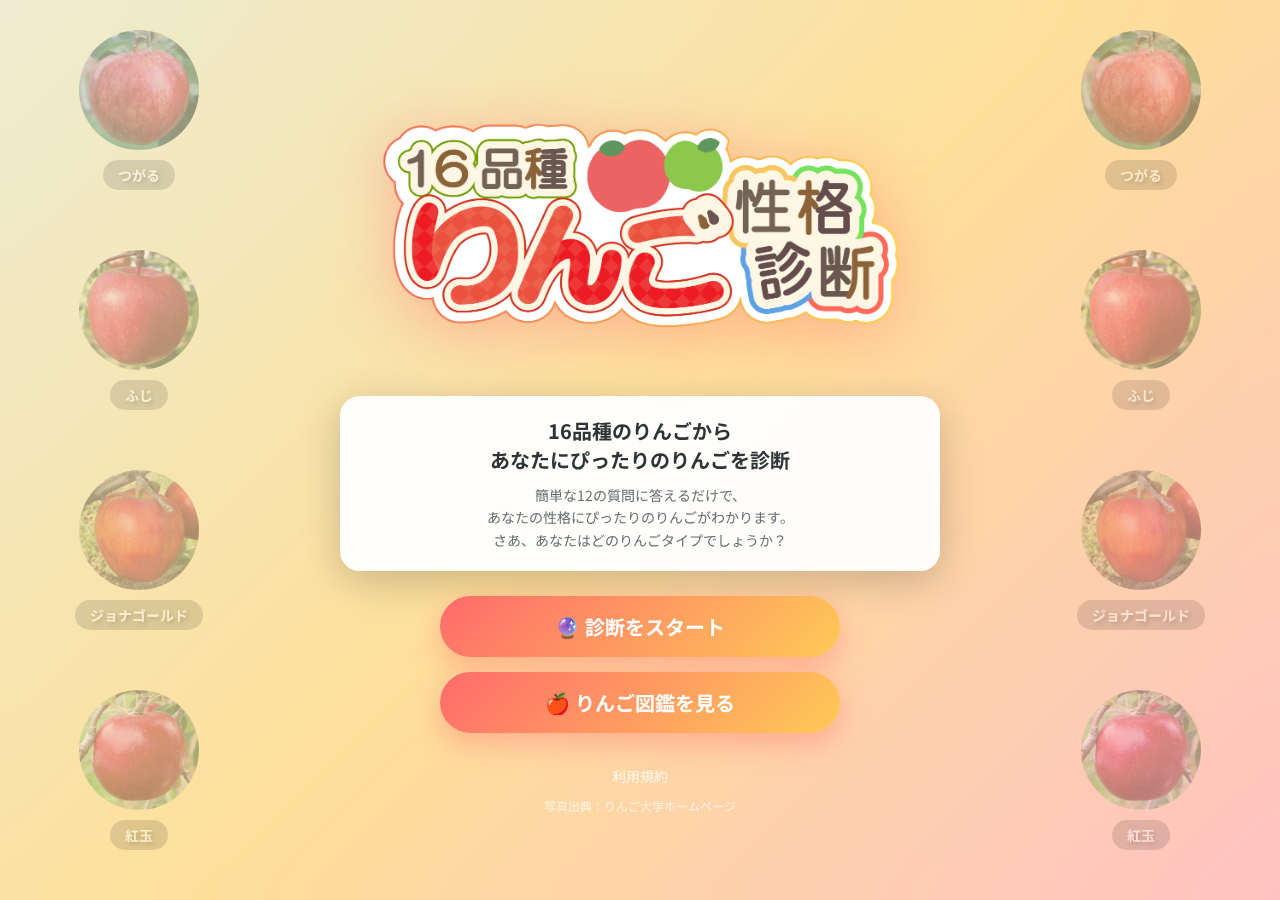
<file: index.html>
<!DOCTYPE html>
<html lang="ja">

<head>
    <!-- Google tag (gtag.js) -->
    <script async src="https://www.googletagmanager.com/gtag/js?id=G-27DSCB1NE0"></script>
    <script>
        window.dataLayer = window.dataLayer || [];
        function gtag() { dataLayer.push(arguments); }
        gtag('js', new Date());

        gtag('config', 'G-27DSCB1NE0');
    </script>
    <meta charset="UTF-8">
    <meta name="viewport" content="width=device-width, initial-scale=1.0">
    <meta name="description" content="あなたの性格をりんごで表すと?16種類のりんごであなたの性格タイプを診断!つがる、ふじ、王林など、あなたにぴったりのりんごを見つけよう。">
    <meta name="keywords" content="りんご診断,性格診断,りんごの会,東大,慶應,青森,りんご,診断結果">
    <meta name="author" content="りんごの会">
    <!-- theme-color: Chrome/Safariのみサポート (Firefox/Operaは無視) -->
    <meta name="theme-color" content="#feca57">
    <link rel="canonical" href="https://www.ringo-lab.com/">

    <!-- OGP / Open Graph Protocol -->
    <meta property="og:type" content="website">
    <meta property="og:url" content="https://www.ringo-lab.com/">
    <meta property="og:title" content="りんご性格診断">
    <meta property="og:description" content="あなたの性格をりんごで表すと?16種類のりんごであなたの性格タイプを診断!つがる、ふじ、王林など、あなたにぴったりのりんごを見つけよう。">
    <meta property="og:image" content="https://www.ringo-lab.com/src/image.png">
    <meta property="og:site_name" content="りんご性格診断">
    <meta property="og:locale" content="ja_JP">

    <!-- Twitter Card -->
    <meta name="twitter:card" content="summary_large_image">
    <meta name="twitter:site" content="@ut_keio_apple">
    <meta name="twitter:creator" content="@ut_keio_apple">
    <meta name="twitter:title" content="りんご性格診断">
    <meta name="twitter:description" content="あなたの性格をりんごで表すと?16種類のりんごであなたの性格タイプを診断!">
    <meta name="twitter:image" content="https://www.ringo-lab.com/src/image.png">

    <title>りんご性格診断 - あなたはどのりんごタイプ？</title>
    <link rel="icon" type="image/x-icon" href="favicon.ico">
    <style>
        @import url('https://fonts.googleapis.com/css2?family=Noto+Sans+JP:wght@400;700;900&display=swap');

        * {
            margin: 0;
            padding: 0;
            box-sizing: border-box;
        }

        body {
            font-family: 'Noto Sans JP', 'BIZ UDGothic', -apple-system, BlinkMacSystemFont, "Segoe UI", sans-serif;
            background: linear-gradient(135deg, rgb(225, 225, 180) 0%, #feca57 50%, #ff9999 100%);
            min-height: 100vh;
            overflow-x: hidden;
            display: flex;
            flex-direction: column;
            align-items: center;
            justify-content: center;
            padding: 20px;
            position: relative;
        }

        body::before {
            content: '';
            position: fixed;
            top: 0;
            left: 0;
            width: 100%;
            height: 100%;
            background: rgba(255, 255, 255, 0.4);
            -webkit-backdrop-filter: blur(20px);
            backdrop-filter: blur(20px);
            z-index: 0;
            pointer-events: none;
        }

        .welcome-container {
            max-width: 800px;
            width: 100%;
            text-align: center;
            position: relative;
            z-index: 10;
        }

        .logo {
            display: flex;
            align-items: center;
            justify-content: center;
            gap: 15px;
            margin-bottom: 30px;
            animation: fadeInDown 1s ease;
        }

        .logo-icon {
            width: 80px;
            height: 80px;
            background: linear-gradient(135deg, #ff6b6b, #feca57);
            border-radius: 50%;
            display: flex;
            align-items: center;
            justify-content: center;
            font-size: 50px;
            box-shadow: 0 10px 30px rgba(0, 0, 0, 0.3);
        }

        h1 {
            color: white;
            font-size: 48px;
            font-weight: 900;
            text-shadow: 3px 3px 6px rgba(0, 0, 0, 0.3);
            letter-spacing: 2px;
        }

        .subtitle {
            color: rgba(255, 255, 255, 0.95);
            font-size: 20px;
            margin: 20px 0 40px;
            text-shadow: 2px 2px 4px rgba(0, 0, 0, 0.2);
            animation: fadeIn 1.5s ease;
        }

        .title-image {
            width: auto;
            height: 280px;
            filter: drop-shadow(0 10px 30px rgba(255, 107, 107, 0.4));
            animation: pulse 2s infinite;
        }

        .description {
            background: rgba(255, 255, 255, 0.95);
            padding: 20px;
            border-radius: 20px;
            margin: 25px auto;
            max-width: 600px;
            box-shadow: 0 10px 40px rgba(0, 0, 0, 0.2);
            animation: fadeIn 2s ease;
        }

        .description h2 {
            color: #2d3436;
            font-size: 20px;
            margin-bottom: 10px;
            font-weight: 700;
        }

        .description p {
            color: #636e72;
            font-size: 14px;
            line-height: 1.6;
        }

        .buttons-container {
            display: flex;
            flex-direction: column;
            align-items: center;
            gap: 15px;
            margin-top: 15px;
            width: 100%;
        }

        .start-button,
        .zukan-button {
            display: inline-block;
            padding: 16px 50px;
            font-size: 20px;
            font-weight: 700;
            color: white;
            background: linear-gradient(135deg, #ff6b6b, #feca57);
            border: none;
            border-radius: 50px;
            cursor: pointer;
            text-decoration: none;
            box-shadow: 0 10px 30px rgba(255, 107, 107, 0.4);
            transition: all 0.3s ease;
            animation: pulse 2s infinite;
            width: 70%;
            max-width: 400px;
            text-align: center;
        }

        .start-button:hover,
        .zukan-button:hover {
            transform: translateY(-3px);
            box-shadow: 0 15px 40px rgba(255, 107, 107, 0.6);
        }

        /* Apple carousel background */
        .apple-carousel {
            position: fixed;
            top: 0;
            left: 0;
            width: 100%;
            height: 100%;
            overflow: hidden;
            z-index: 1;
            opacity: 0.4;
        }

        .apple-column {
            display: flex;
            flex-direction: column;
            position: absolute;
            height: auto;
        }

        .apple-column.left {
            left: 5%;
            animation: scrollUp 50s linear infinite;
        }

        .apple-column.right {
            right: 5%;
            animation: scrollDown 50s linear infinite;
        }

        .apple-item {
            width: 150px;
            height: 180px;
            margin: 20px 0;
            display: flex;
            flex-direction: column;
            align-items: center;
            justify-content: center;
        }

        .apple-image {
            width: 120px;
            height: 120px;
            display: flex;
            align-items: center;
            justify-content: center;
            margin-bottom: 10px;
            animation: float 3s ease-in-out infinite;
            position: relative;
        }

        .apple-photo {
            width: 100%;
            height: 100%;
            border-radius: 50% 50% 55% 55% / 55% 55% 45% 45%;
            position: relative;
            box-shadow: 0 10px 30px rgba(0, 0, 0, 0.3), inset -5px -5px 15px rgba(0, 0, 0, 0.2), inset 5px 5px 15px rgba(255, 255, 255, 0.4);
        }

        .apple-photo.red {
            background: radial-gradient(circle at 30% 30%, #ff6b6b, #e74c3c 40%, #c0392b 80%);
        }

        .apple-photo.green {
            background: radial-gradient(circle at 30% 30%, #b8e994, #78e08f 40%, #38ada9 80%);
        }

        .apple-photo::before {
            content: '';
            position: absolute;
            top: 15%;
            left: 25%;
            width: 30px;
            height: 30px;
            background: radial-gradient(circle, rgba(255, 255, 255, 0.6), transparent);
            border-radius: 50%;
            filter: blur(8px);
        }

        .apple-photo::after {
            content: '';
            position: absolute;
            top: -8px;
            left: 50%;
            transform: translateX(-50%);
            width: 6px;
            height: 15px;
            background: linear-gradient(to bottom, #8B4513, #654321);
            border-radius: 3px 3px 0 0;
        }

        .apple-name {
            color: white;
            font-size: 14px;
            font-weight: 700;
            text-shadow: 2px 2px 4px rgba(0, 0, 0, 0.5);
            background: rgba(0, 0, 0, 0.3);
            padding: 5px 15px;
            border-radius: 20px;
        }

        @keyframes scrollUp {
            0% {
                transform: translateY(0);
            }

            100% {
                transform: translateY(-50%);
            }
        }

        @keyframes scrollDown {
            0% {
                transform: translateY(-50%);
            }

            100% {
                transform: translateY(0);
            }
        }

        @keyframes float {

            0%,
            100% {
                transform: translateY(0px);
            }

            50% {
                transform: translateY(-20px);
            }
        }

        @keyframes fadeIn {
            from {
                opacity: 0;
            }

            to {
                opacity: 1;
            }
        }

        @keyframes fadeInDown {
            from {
                opacity: 0;
                transform: translateY(-30px);
            }

            to {
                opacity: 1;
                transform: translateY(0);
            }
        }

        @keyframes pulse {

            0%,
            100% {
                transform: scale(1);
            }

            50% {
                transform: scale(1.05);
            }
        }

        /* Mobile responsive */
        .footer-links {
            text-align: center;
            margin-top: 30px;
        }

        .footer-links a {
            color: rgba(255, 255, 255, 0.8);
            text-decoration: none;
            font-size: 14px;
        }

        .footer-links a:hover {
            color: rgba(255, 255, 255, 1);
            text-decoration: underline;
        }

        .photo-credit {
            color: rgba(255, 255, 255, 0.7);
            font-size: 12px;
            margin-top: 10px;
        }

        @media (max-width: 768px) {
            h1 {
                font-size: 32px;
            }

            .title-image {
                width: auto;
                height: 150px;
            }

            .subtitle {
                font-size: 16px;
            }

            .description {
                padding: 20px;
            }

            .description h2 {
                font-size: 20px;
            }

            .description p {
                font-size: 14px;
            }

            .start-button,
            .zukan-button {
                padding: 15px 20px;
                font-size: 20px;
            }

            .apple-image {
                width: 80px;
                height: 80px;
                font-size: 50px;
            }

            .apple-item {
                flex: 0 0 150px;
                height: 150px;
            }

            .apple-name {
                font-size: 12px;
            }
        }
    </style>
</head>

<body>
    <!-- Background apple carousel -->
    <div class="apple-carousel">
        <div class="apple-column left" id="leftColumn"></div>
        <div class="apple-column right" id="rightColumn"></div>
    </div>

    <!-- Main content -->
    <div class="welcome-container">
        <div class="logo">
            <img src="src/title.png" alt="りんご診断タイトル" class="title-image" />
        </div>

        <div class="description">
            <h2>16品種のりんごから<br>あなたにぴったりのりんごを診断</h2>
            <p>
                簡単な12の質問に答えるだけで、<br>
                あなたの性格にぴったりのりんごがわかります。<br>
                さあ、あなたはどのりんごタイプでしょうか？
            </p>
        </div>

        <div class="buttons-container">
            <a href="diagnosis.html" class="start-button">🔮 診断をスタート</a>
            <a href="zukan.html" class="zukan-button">🍎 りんご図鑑を見る</a>
        </div>

        <div class="footer-links">
            <a href="terms.html">利用規約</a>
            <p class="photo-credit">写真出典：りんご大学ホームページ</p>
        </div>
    </div>

    <script>
        // 16 apple types with their names and image paths
        const appleTypes = [
            { name: "つがる", emoji: "🍎", src: "./src/apples/つがる.png" },
            { name: "ふじ", emoji: "🍎", src: "./src/apples/ふじ.jpg" },
            { name: "ジョナゴールド", emoji: "🍎", src: "./src/apples/ジョナゴールド.jpg" },
            { name: "紅玉", emoji: "🍎", src: "./src/apples/紅玉.jpg" },
            { name: "未希らいふ", emoji: "🍎", src: "./src/apples/未希ライフ.jpg" },
            { name: "世界一", emoji: "🍎", src: "./src/apples/世界一.jpg" },
            { name: "御所川原", emoji: "🍎", src: "./src/apples/御所川原.jpg" },
            { name: "むつ", emoji: "🍏", src: "./src/apples/陸奥.jpg" },
            { name: "トキ", emoji: "🍏", src: "./src/apples/トキ.jpg" },
            { name: "王林", emoji: "🍏", src: "./src/apples/王林.jpg" },
            { name: "きおう", emoji: "🍏", src: "./src/apples/きおう.jpg" },
            { name: "シナノゴールド", emoji: "🍏", src: "./src/apples/シナノゴールド.jpg" },
            { name: "ぐんま名月", emoji: "🍏", src: "./src/apples/ぐんま名月.jpg" },
            { name: "金星", emoji: "🍏", src: "./src/apples/金星.jpg" },
            { name: "祝", emoji: "🍏", src: "./src/apples/祝.jpg" },
            { name: "はつ恋ぐりん", emoji: "🍏", src: "./src/apples/夏緑.jpg" }
        ];

        // Create apple items for each column
        function createAppleColumn(columnId) {
            const column = document.getElementById(columnId);
            const applesPerColumn = appleTypes.length; // 16種類

            // Create three sets for smooth infinite scroll
            for (let set = 0; set < 3; set++) {
                for (let i = 0; i < applesPerColumn; i++) {
                    const index = i % appleTypes.length;
                    const apple = appleTypes[index];

                    const appleItem = document.createElement('div');
                    appleItem.className = 'apple-item';
                    appleItem.style.animationDelay = `${i * 0.3}s`;

                    const colorClass = apple.emoji === '🍎' ? 'red' : 'green';
                    const imageContent = apple.src ?
                        `<img src="${apple.src}" alt="${apple.name}" style="width: 100%; height: 100%; object-fit: cover; border-radius: 50% 50% 50% 50%" />` :
                        `<div class="apple-photo ${colorClass}"></div>`;

                    appleItem.innerHTML = `
                        <div class="apple-image">
                            ${imageContent}
                        </div>
                        <div class="apple-name">${apple.name}</div>
                    `;

                    column.appendChild(appleItem);
                }
            }
        }

        // Initialize columns
        createAppleColumn('leftColumn');
        createAppleColumn('rightColumn');
    </script>
</body>

</html>
</file>
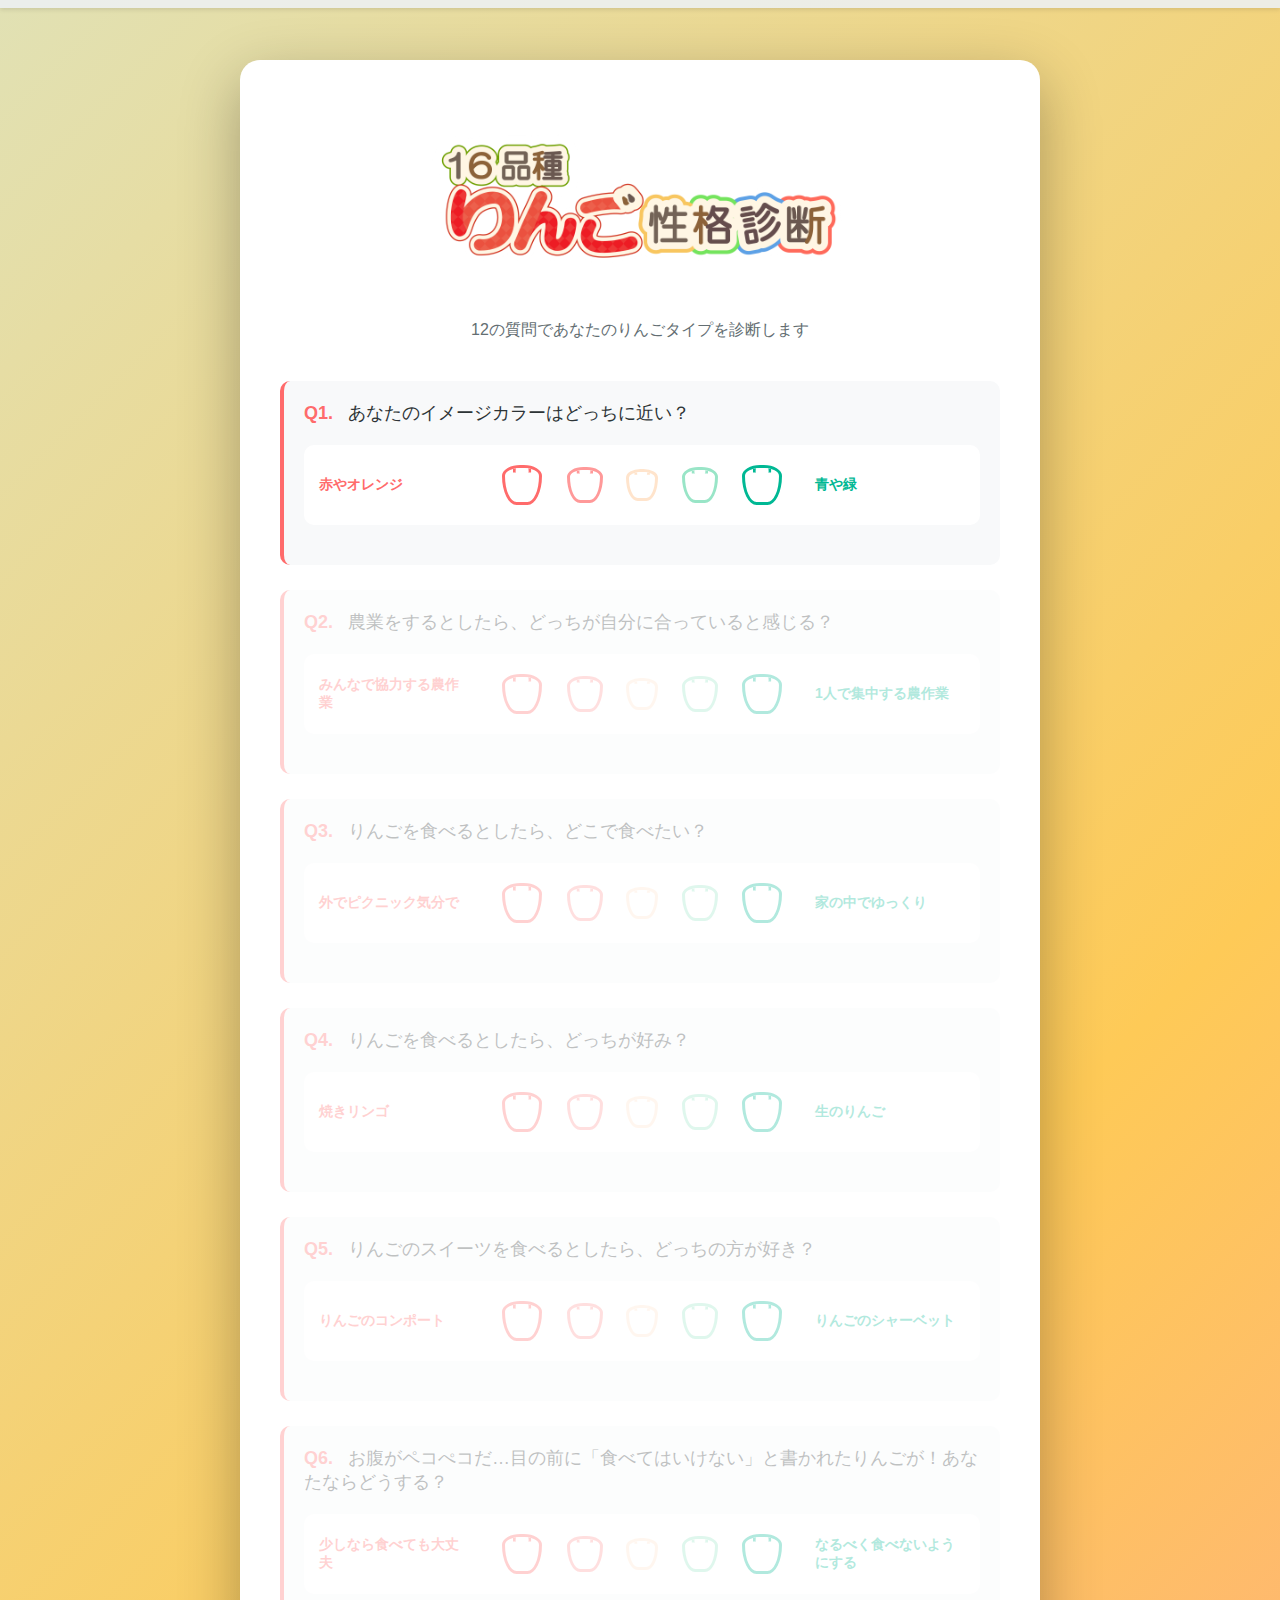
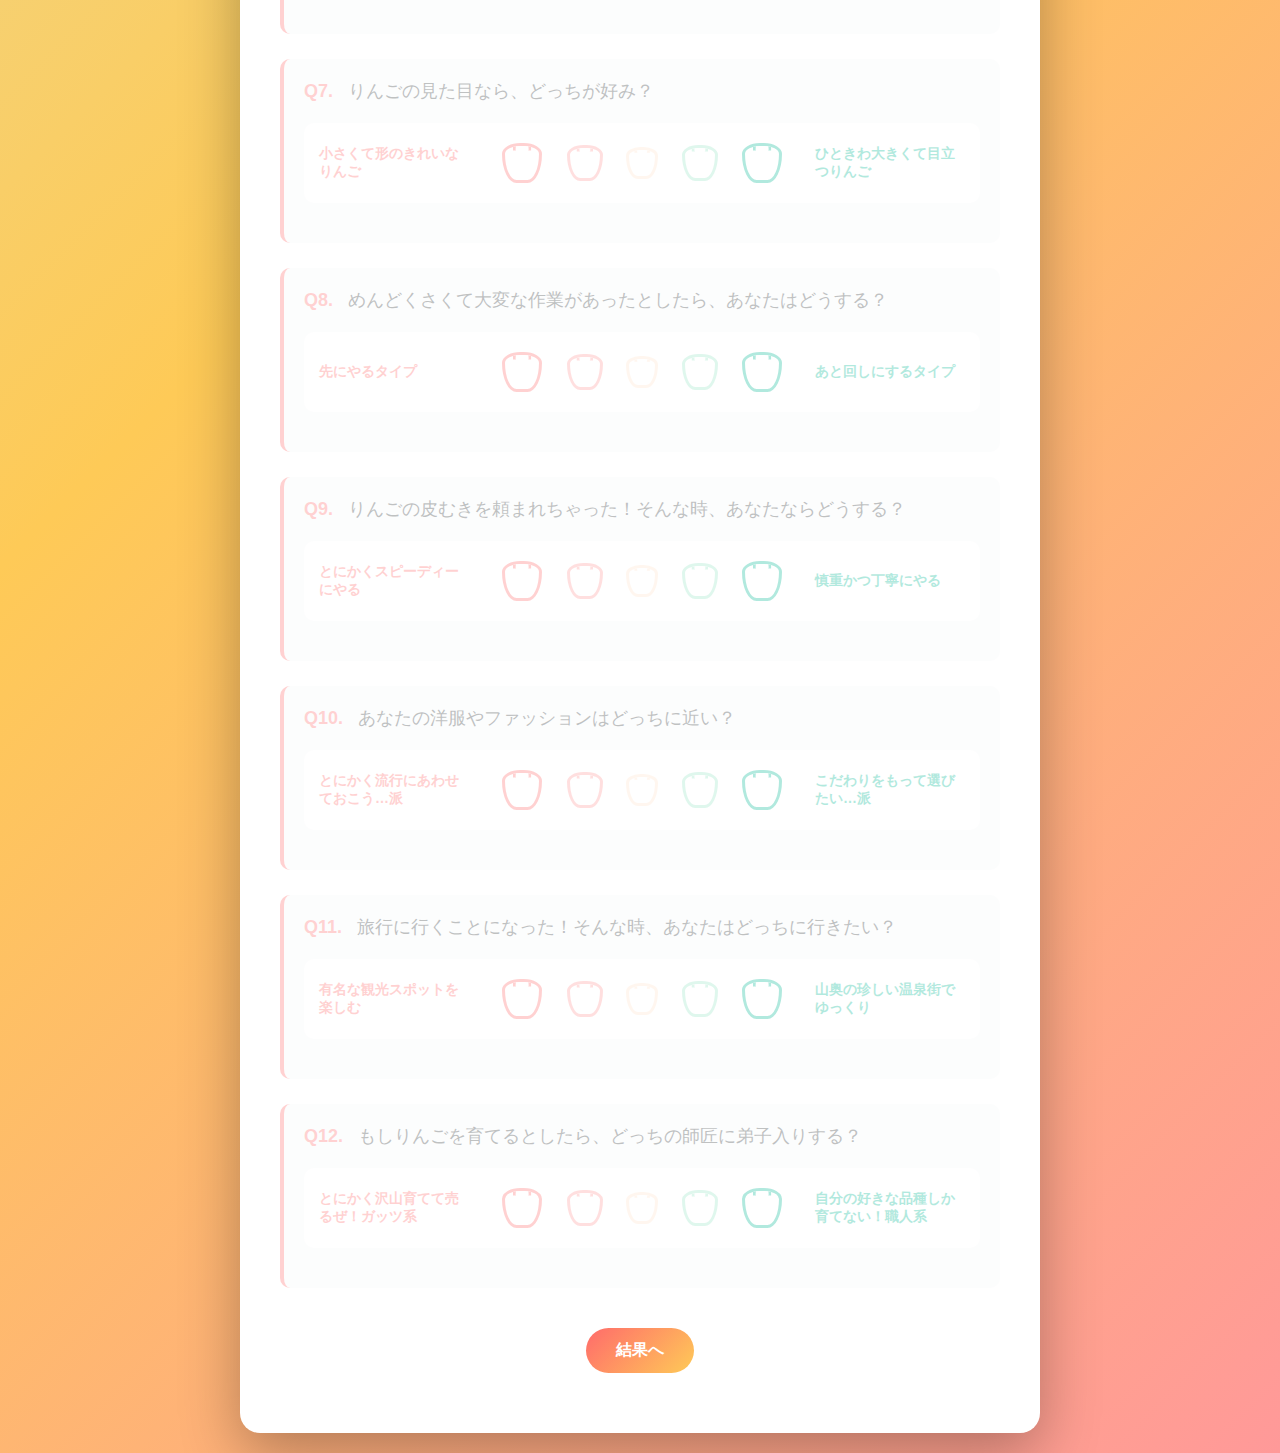
<file: diagnosis.html>
<!DOCTYPE html>
<html lang="ja">

<head>
    <!-- Google tag (gtag.js) -->
    <script async src="https://www.googletagmanager.com/gtag/js?id=G-27DSCB1NE0"></script>
    <script>
        window.dataLayer = window.dataLayer || [];
        function gtag() { dataLayer.push(arguments); }
        gtag('js', new Date());

        gtag('config', 'G-27DSCB1NE0');
    </script>
    <meta charset="UTF-8">
    <meta name="viewport" content="width=device-width, initial-scale=1.0">
    <title>りんご性格診断 - あなたはどのりんごタイプ？</title>
    <meta name="description" content="12の質問に答えて、あなたの性格タイプを診断。つがる、ふじ、王林なめ16種類のりんごからあなたにぴったりの品種が見つかります。">
    <meta name="keywords" content="りんご診断,性格診断,りんごの会,東大,慶應,青森,りんご,診断テスト">
    <meta name="author" content="りんごの会">
    <!-- theme-color: Chrome/Safariのみサポート (Firefox/Operaは無視) -->
    <meta name="theme-color" content="#feca57">
    <link rel="canonical" href="https://www.ringo-lab.com/diagnosis.html">

    <!-- OGP / Open Graph Protocol -->
    <meta property="og:type" content="website">
    <meta property="og:url" content="https://www.ringo-lab.com/diagnosis.html">
    <meta property="og:title" content="りんご性格診断 - あなたはどのりんごタイプ?">
    <meta property="og:description" content="12の質問であなたの性格をりんごに例える診断テスト。つがる、ふじ、王林なら16種類からあなたにぴったりのりんごを見つけよう！">
    <meta property="og:image" content="https://www.ringo-lab.com/src/image.png">
    <meta property="og:site_name" content="りんご性格診断">
    <meta property="og:locale" content="ja_JP">

    <!-- Twitter Card -->
    <meta name="twitter:card" content="summary_large_image">
    <meta name="twitter:site" content="@ut_keio_apple">
    <meta name="twitter:creator" content="@ut_keio_apple">
    <meta name="twitter:title" content="りんご性格診断 - あなたはどのりんごタイプ?">
    <meta name="twitter:description" content="12の質問で性格をりんごに例える診断テスト。あなたにぴったりのりんごを見つけよう！">
    <meta name="twitter:image" content="https://www.ringo-lab.com/src/image.png">

    <link rel="icon" type="image/x-icon" href="favicon.ico">
    <style>
        * {
            margin: 0;
            padding: 0;
            box-sizing: border-box;
        }

        body {
            font-family: -apple-system, BlinkMacSystemFont, "Segoe UI", "Helvetica Neue", Arial, sans-serif;
            background: linear-gradient(135deg, rgb(225, 225, 180) 0%, #feca57 50%, #ff9999 100%);
            min-height: 100vh;
            padding: 20px;
            padding-top: 60px;
        }

        .container {
            max-width: 800px;
            margin: 0 auto;
            background: white;
            border-radius: 20px;
            padding: 40px;
            box-shadow: 0 20px 60px rgba(0, 0, 0, 0.3);
        }

        .header {
            text-align: center;
            margin-bottom: 40px;
        }

        .logo {
            display: flex;
            align-items: center;
            justify-content: center;
            gap: 10px;
            margin-bottom: 20px;
        }

        .logo-image {
            height: 200px;
            width: auto;
        }

        .logo-icon {
            width: 50px;
            height: 50px;
            background: linear-gradient(135deg, #ff6b6b, #feca57);
            border-radius: 50%;
            display: flex;
            align-items: center;
            justify-content: center;
            font-size: 30px;
        }

        h1 {
            color: #2d3436;
            font-size: 28px;
            font-weight: 700;
        }

        .subtitle {
            color: #636e72;
            margin-top: 10px;
            font-size: 16px;
        }

        .progress-bar {
            position: fixed;
            top: 0;
            left: 0;
            width: 100%;
            height: 8px;
            background: rgba(236, 240, 241, 0.9);
            overflow: hidden;
            z-index: 1000;
            box-shadow: 0 2px 4px rgba(0, 0, 0, 0.1);
        }

        .progress-fill {
            height: 100%;
            width: 0%;
            background: linear-gradient(90deg, #e7c75c, #fe9b9b);
            transition: width 0.3s ease;
        }

        .question-container {
            margin: 30px 0;
        }

        .question {
            font-size: 18px;
            color: #2d3436;
            margin-bottom: 25px;
            padding: 20px;
            background: #f8f9fa;
            border-radius: 10px;
            border-left: 4px solid #ff6b6b;
        }

        .question-number {
            color: #ff6b6b;
            font-weight: bold;
            margin-right: 10px;
        }

        .question.disabled {
            opacity: 0.3;
            position: relative;
        }

        .scale-container {
            display: flex;
            justify-content: space-between;
            align-items: center;
            margin: 20px 0;
            padding: 15px;
            background: white;
            border-radius: 10px;
        }

        .scale-label {
            font-size: 14px;
            color: #636e72;
            min-width: 100px;
            width: 150px;
        }

        .scale-label.left {
            color: #ff6b6b;
            font-weight: 600;
        }

        .scale-label.right {
            color: #00b894;
            font-weight: 600;
        }

        .scale-options {
            display: flex;
            gap: 15px;
            align-items: center;
            justify-content: center;
        }

        .scale-option {
            position: relative;
            width: 50px;
            height: 50px;
        }

        /* Size variations */
        .scale-option:nth-child(1),
        .scale-option:nth-child(5) {
            width: 50px;
            height: 50px;
        }

        .scale-option:nth-child(2),
        .scale-option:nth-child(4) {
            width: 45px;
            height: 45px;
        }

        .scale-option:nth-child(3) {
            width: 40px;
            height: 40px;
        }

        .scale-option input[type="radio"] {
            position: absolute;
            opacity: 0;
            cursor: pointer;
            width: 100%;
            height: 100%;
            z-index: 2;
        }

        .scale-circle {
            width: 100%;
            height: 100%;
            display: flex;
            align-items: center;
            justify-content: center;
            cursor: pointer;
            position: relative;
            z-index: 1;
        }

        /* Apple shape - sizes */
        .scale-option:nth-child(1) .apple-shape,
        .scale-option:nth-child(5) .apple-shape {
            width: 40px;
            height: 40px;
        }

        .scale-option:nth-child(2) .apple-shape,
        .scale-option:nth-child(4) .apple-shape {
            width: 36px;
            height: 36px;
        }

        .scale-option:nth-child(3) .apple-shape {
            width: 32px;
            height: 32px;
        }

        .apple-shape {
            position: relative;
            transform: scale(1);
            transition: transform 0.3s ease;
        }

        .apple-body {
            width: 100%;
            height: 100%;
            background: white;
            border: 3px solid #dfe6e9;
            border-radius: 50% 50% 40% 40% / 30% 30% 80% 80%;
            position: relative;
            transition: all 0.3s ease;
            overflow: hidden;
        }

        .apple-body::before {
            content: '';
            position: absolute;
            top: -5px;
            left: 50%;
            transform: translateX(-50%);
            width: 37.5%;
            height: 37.5%;
            background: white;
            border: 3px solid #dfe6e9;
            border-radius: 50%;
            border-top: none;
            clip-path: polygon(0 0, 100% 0, 100% 60%, 0 60%);
        }

        /* Color variations - gradient from strong to weak */
        .scale-option:nth-child(1) .apple-body,
        .scale-option:nth-child(1) .apple-body::before {
            border-color: #ff6b6b;
        }

        .scale-option:nth-child(2) .apple-body,
        .scale-option:nth-child(2) .apple-body::before {
            border-color: #ff9999;
        }

        .scale-option:nth-child(3) .apple-body,
        .scale-option:nth-child(3) .apple-body::before {
            border-color: #ffe4cc;
        }

        .scale-option:nth-child(4) .apple-body,
        .scale-option:nth-child(4) .apple-body::before {
            border-color: #99e5c7;
        }

        .scale-option:nth-child(5) .apple-body,
        .scale-option:nth-child(5) .apple-body::before {
            border-color: #00b894;
        }

        /* Apple stem and leaf */
        .apple-stem {
            position: absolute;
            top: -8px;
            left: 50%;
            transform: translateX(-50%) translateY(10px);
            opacity: 0;
            transition: all 0.4s cubic-bezier(0.68, -0.55, 0.265, 1.55);
            z-index: 10;
            transform-origin: bottom center;
        }

        .stem {
            width: 3px;
            height: 10px;
            background: #8b4513;
            border-radius: 1px;
            position: relative;
            top: -5px;
        }

        .leaf {
            position: absolute;
            left: 2px;
            top: -2px;
            width: 16px;
            height: 10px;
            background: #039434c5;
            border-radius: 0 100% 0 100%;
            transform: rotate(5deg);
        }

        /* Hover effect */
        .scale-option:hover .apple-shape {
            transform: scale(1.05);
        }

        /* Checked states with different colors */
        .scale-option:nth-child(1) input[type="radio"]:checked~.scale-circle .apple-body {
            background: linear-gradient(135deg, #ff6b6b, #ff8787);
            border-color: #ff6b6b;
        }

        .scale-option:nth-child(2) input[type="radio"]:checked~.scale-circle .apple-body {
            background: linear-gradient(135deg, rgba(255, 107, 107, 0.8), rgba(255, 135, 135, 0.8));
            border-color: #ff9999;
        }

        .scale-option:nth-child(3) input[type="radio"]:checked~.scale-circle .apple-body {
            background: linear-gradient(135deg, rgba(253, 203, 110, 0.5), rgba(255, 234, 167, 0.5));
            border-color: #ffe4cc;
        }

        .scale-option:nth-child(4) input[type="radio"]:checked~.scale-circle .apple-body {
            background: linear-gradient(135deg, rgba(0, 184, 148, 0.8), rgba(85, 239, 196, 0.8));
            border-color: #99e5c7;
        }

        .scale-option:nth-child(5) input[type="radio"]:checked~.scale-circle .apple-body {
            background: linear-gradient(135deg, #00b894, #55efc4);
            border-color: #00b894;
        }

        .scale-option input[type="radio"]:checked~.scale-circle .apple-stem {
            opacity: 1;
            animation: popStem 0.5s cubic-bezier(0.68, -0.55, 0.265, 1.55);
        }

        .scale-option input[type="radio"]:checked~.scale-circle .apple-shape {
            transform: scale(1.15);
            animation: bounceApple 0.5s ease;
        }

        @keyframes popStem {
            0% {
                opacity: 0;
                transform: translateX(-50%) translateY(10px) scale(0) rotate(-180deg);
            }

            50% {
                opacity: 1;
                transform: translateX(-50%) translateY(-3px) scale(1.2) rotate(10deg);
            }

            100% {
                transform: translateX(-50%) translateY(0) scale(1) rotate(0);
            }
        }

        @keyframes bounceApple {
            0% {
                transform: scale(1);
            }

            30% {
                transform: scale(0.9);
            }

            60% {
                transform: scale(1.2);
            }

            100% {
                transform: scale(1.15);
            }
        }

        .navigation {
            display: flex;
            justify-content: center;
            margin-top: 40px;
        }

        .btn {
            padding: 12px 30px;
            border: none;
            border-radius: 25px;
            font-size: 16px;
            cursor: pointer;
            transition: all 0.3s ease;
            font-weight: 600;
        }

        .btn-prev {
            background: #ecf0f1;
            color: #636e72;
        }

        .btn-next {
            background: linear-gradient(135deg, #ff6b6b, #feca57);
            color: white;
        }

        .btn:disabled {
            opacity: 0.5;
            cursor: not-allowed;
        }

        .result-container {
            display: none;
            text-align: center;
            animation: fadeIn 0.5s ease;
        }

        @keyframes fadeIn {
            from {
                opacity: 0;
                transform: translateY(20px);
            }

            to {
                opacity: 1;
                transform: translateY(0);
            }
        }

        .result-title {
            font-size: 32px;
            color: #2d3436;
            margin: 30px 0;
            font-weight: 700;
        }

        .apple-type {
            font-size: 48px;
            background: linear-gradient(135deg, #ff6b6b, #feca57);
            -webkit-background-clip: text;
            -webkit-text-fill-color: transparent;
            background-clip: text;
            margin: 20px 0;
            font-weight: 900;
        }

        .result-description {
            font-size: 18px;
            color: #636e72;
            line-height: 1.8;
            margin: 30px 0;
            padding: 25px;
            background: #f8f9fa;
            border-radius: 15px;
        }

        .apple-image-container {
            margin: 30px auto;
            text-align: center;
        }

        .apple-result-image {
            max-width: 300px;
            width: 100%;
            height: 300px;
            object-fit: cover;
            border-radius: 20px;
            box-shadow: 0 10px 30px rgba(0, 0, 0, 0.2);
            background: linear-gradient(135deg, #f8f9fa, #e9ecef);
            display: flex;
            align-items: center;
            justify-content: center;
            margin: 0 auto;
            font-size: 120px;
        }

        .type-explanation {
            margin: 30px 0;
            padding: 25px;
            background: white;
            border-radius: 15px;
            box-shadow: 0 5px 15px rgba(0, 0, 0, 0.2);
        }

        .type-explanation h3 {
            font-size: 20px;
            color: #2d3436;
            margin-bottom: 25px;
            text-align: center;
        }

        /* 鉄アレイスタイル */
        .dumbbells-container {
            display: flex;
            flex-direction: column;
            gap: 20px;
            margin-bottom: 30px;
        }

        .dumbbell {
            display: flex;
            align-items: center;
            justify-content: center;
            gap: 10px;
        }

        .dumbbell-end {
            width: 80px;
            height: 80px;
            border-radius: 15px;
            display: flex;
            align-items: center;
            justify-content: center;
            flex-direction: column;
            font-size: 12px;
            font-weight: 700;
            transition: all 0.6s ease;
            background: #e0e0e0;
            color: #666;
        }

        .dumbbell-bar {
            flex: 1;
            height: 8px;
            background: #e0e0e0;
            border-radius: 4px;
            min-width: 80px;
            transition: all 0.6s ease;
        }

        .dumbbell-end .letter {
            font-size: 28px;
            font-weight: 900;
            line-height: 1;
        }

        .dumbbell-end .label {
            font-size: 10px;
            margin-top: 2px;
        }

        /* 特性カードスタイル */
        .type-table {
            display: grid;
            grid-template-columns: repeat(2, 1fr);
            gap: 15px;
            margin-top: 20px;
        }

        .trait-card {
            padding: 20px;
            background: linear-gradient(135deg, #ff6b6b, #feca57);
            border-radius: 15px;
            color: white;
            transition: all 0.3s ease;
        }

        .trait-card:hover {
            transform: translateY(-3px);
        }

        .trait-letter {
            font-size: 36px;
            font-weight: 500;
            line-height: 1;
            margin-bottom: 5px;
        }

        .trait-desc {
            font-size: 13px;
            line-height: 1.4;
            opacity: 0.95;
        }

        .share-buttons {
            display: flex;
            gap: 15px;
            justify-content: center;
            margin: 30px 0;
            flex-wrap: wrap;
        }

        .share-title {
            text-align: center;
            font-size: 20px;
            font-weight: 700;
            color: #2d3436;
            margin: 30px 0 15px;
        }

        .share-btn {
            display: inline-flex;
            align-items: center;
            gap: 10px;
            padding: 12px 25px;
            border: none;
            border-radius: 25px;
            font-size: 16px;
            font-weight: 600;
            cursor: pointer;
            transition: all 0.3s ease;
            text-decoration: none;
            color: white;
        }

        .share-btn.twitter {
            background: #1DA1F2;
        }

        .share-btn.twitter:hover {
            background: #1a8cd8;
            transform: translateY(-2px);
            box-shadow: 0 5px 15px rgba(29, 161, 242, 0.4);
        }

        .share-btn.line {
            background: #00B900;
        }

        .share-btn.line:hover {
            background: #009900;
            transform: translateY(-2px);
            box-shadow: 0 5px 15px rgba(0, 185, 0, 0.4);
        }

        .share-btn.threads {
            background: #000000;
        }

        .share-btn.threads:hover {
            background: #1a1a1a;
            transform: translateY(-2px);
            box-shadow: 0 5px 15px rgba(0, 0, 0, 0.4);
        }

        .share-icon {
            width: 20px;
            height: 20px;
        }

        .page-indicator {
            text-align: center;
            color: #636e72;
            margin-top: 20px;
            font-size: 14px;
        }

        .social-links {
            margin-top: 40px;
            padding-top: 30px;
            border-top: 1px solid #ecf0f1;
            text-align: center;
        }

        .social-links a {
            display: inline-flex;
            align-items: center;
            gap: 8px;
            margin: 0 10px;
            padding: 12px 24px;
            background: #1da1f2;
            color: white;
            text-decoration: none;
            border-radius: 25px;
            transition: all 0.3s ease;
            font-weight: 600;
        }

        .social-links a:hover {
            transform: translateY(-2px);
            box-shadow: 0 5px 15px rgba(0, 0, 0, 0.2);
        }

        .social-links a.instagram {
            background: linear-gradient(135deg, #833ab4, #fd1d1d, #fcb045);
        }

        .social-icon {
            width: 20px;
            height: 20px;
        }

        .zukan-link-container {
            text-align: center;
            margin: 30px 0;
        }

        .zukan-link {
            display: inline-block;
            padding: 15px 40px;
            background: linear-gradient(135deg, #ff6b6b, #feca57);
            color: white;
            text-decoration: none;
            border-radius: 25px;
            font-weight: 600;
            font-size: 16px;
            transition: transform 0.3s ease;
        }

        .zukan-link:hover {
            transform: scale(1.05);
        }

        .footer-links {
            text-align: center;
            margin-top: 30px;
            padding-top: 20px;
            border-top: 1px solid #e0e0e0;
        }

        .footer-links a {
            color: #636e72;
            text-decoration: none;
            font-size: 14px;
            transition: color 0.3s ease;
        }

        .footer-links a:hover {
            color: #ff6b6b;
        }

        .photo-credit {
            text-align: center;
            margin-top: 10px;
            color: #636e72;
            font-size: 12px;
        }

        /* Mobile responsive styles */
        @media (max-width: 768px) {
            body {
                padding: 0px;
                padding-top: 8px;
            }

            .container {
                padding: 20px;
                border-radius: 0;
            }

            h1 {
                font-size: 24px;
            }

            .subtitle {
                font-size: 14px;
            }

            .question {
                font-size: 16px;
                padding: 15px;
            }

            .scale-container {
                flex-direction: column;
                gap: 15px;
            }

            .scale-label {
                width: 100%;
            }

            .scale-label.mobile-top {
                order: -1;
                text-align: left;
            }

            .scale-label.mobile-bottom {
                order: 1;
                text-align: right;
            }

            .scale-options {
                order: 0;
                width: 80%;
                gap: 20px;
                padding: 10px 0;
            }

            /* Adjust apple sizes for mobile */
            .scale-option:nth-child(1),
            .scale-option:nth-child(5) {
                width: 40px;
                height: 40px;
            }

            .scale-option:nth-child(2),
            .scale-option:nth-child(4) {
                width: 38px;
                height: 38px;
            }

            .scale-option:nth-child(3) {
                width: 36px;
                height: 36px;
            }

            .scale-option:nth-child(1) .apple-shape,
            .scale-option:nth-child(5) .apple-shape {
                width: 40px;
                height: 40px;
            }

            .scale-option:nth-child(2) .apple-shape,
            .scale-option:nth-child(4) .apple-shape {
                width: 36px;
                height: 36px;
            }

            .scale-option:nth-child(3) .apple-shape {
                width: 34px;
                height: 34px;
            }

            .navigation {
                gap: 10px;
            }

            .logo-image {
                height: 100px;
            }

            .btn {
                padding: 10px 20px;
                font-size: 14px;
            }

            .result-title {
                font-size: 22px;
                margin: 15px 0 10px;
            }

            .apple-type {
                font-size: 28px;
                margin: 10px 0;
            }

            .result-description {
                font-size: 15px;
                padding: 15px;
                margin: 12px 0;
                line-height: 1.7;
            }

            .apple-result-image {
                max-width: 180px;
                height: 180px;
                font-size: 70px;
            }

            .apple-image-container {
                margin: 12px auto;
            }

            .type-explanation {
                margin: 15px 0;
                padding: 15px;
            }

            .type-explanation h3 {
                font-size: 16px;
                margin-bottom: 15px;
            }

            .dumbbells-container {
                gap: 15px;
                margin-bottom: 20px;
            }

            .dumbbell-end {
                width: 65px;
                height: 65px;
                font-size: 10px;
            }

            .dumbbell-end .letter {
                font-size: 24px;
            }

            .dumbbell-end .label {
                font-size: 8px;
            }

            .dumbbell-bar {
                min-width: 40px;
                height: 6px;
            }

            .trait-card {
                padding: 15px;
            }

            .trait-letter {
                font-size: 28px;
            }

            .trait-desc {
                font-size: 12px;
            }

            .type-table {
                grid-template-columns: 1fr 1fr;
                gap: 12px;
            }

            .share-buttons {
                display: grid;
                grid-template-columns: 1fr 1fr;
                gap: 20px;
                margin: 12px 0;
            }

            .share-title {
                font-size: 17px;
                margin: 15px 0 12px;
            }

            .share-btn {
                width: 100%;
                justify-content: center;
                padding: 18px 15px;
                font-size: 15px;
            }

            .share-icon {
                width: 20px;
                height: 20px;
            }

            .share-btn.threads {
                grid-column: 1 / -1;
            }

            .social-links {
                display: flex;
                justify-content: center;
                gap: 15px;
                margin-top: 15px;
                padding-top: 15px;
            }

            .social-links a {
                padding: 0;
                width: 50px;
                height: 50px;
                border-radius: 50%;
                justify-content: center;
                align-items: center;
                margin: 0;
                font-size: 0;
                display: inline-flex;
                gap: 0px;
            }

            .social-links a svg {
                width: 24px;
                height: 24px;
            }
        }

        @media (max-width: 480px) {
            .scale-options {
                gap: 20px;
            }

            .apple-type {
                font-size: 28px;
            }
        }
    </style>
</head>

<body>
    <div class="container">
        <div class="header">
            <div class="logo">
                <img src="src/タイトル透過.png" alt="りんご性格診断" class="logo-image" />
            </div>
            <p class="subtitle">12の質問であなたのりんごタイプを診断します</p>
        </div>

        <div class="progress-bar">
            <div class="progress-fill" id="progressBar"></div>
        </div>

        <div id="questionContainer" class="question-container">
            <!-- Questions will be dynamically inserted here -->
        </div>

        <div class="navigation">
            <button class="btn btn-next" id="nextBtn" onclick="nextPage()">次へ</button>
        </div>

        <div class="page-indicator" id="pageIndicator"></div>

        <div id="resultContainer" class="result-container">
            <h2 class="result-title">診断結果</h2>

            <div class="apple-image-container">
                <div class="apple-result-image" id="appleImage">🍎</div>
            </div>

            <div class="apple-type" id="appleType"></div>
            <div class="result-description" id="resultDescription"></div>

            <h3 class="share-title">結果をシェアしよう！</h3>
            <div class="share-buttons">
                <button class="share-btn twitter" id="shareTwitter">
                    <svg class="share-icon" viewBox="0 0 24 24" fill="currentColor">
                        <path
                            d="M18.244 2.25h3.308l-7.227 8.26 8.502 11.24H16.17l-5.214-6.817L4.99 21.75H1.68l7.73-8.835L1.254 2.25H8.08l4.713 6.231zm-1.161 17.52h1.833L7.084 4.126H5.117z" />
                    </svg>
                    Xでシェア
                </button>
                <button class="share-btn line" id="shareLine">
                    <svg class="share-icon" viewBox="0 0 24 24" fill="currentColor">
                        <path
                            d="M19.365 9.863c.349 0 .63.285.63.631 0 .345-.281.63-.63.63H17.61v1.125h1.755c.349 0 .63.283.63.63 0 .344-.281.629-.63.629h-2.386c-.345 0-.627-.285-.627-.629V8.108c0-.345.282-.63.63-.63h2.386c.346 0 .627.285.627.63 0 .349-.281.63-.63.63H17.61v1.125h1.755zm-3.855 3.016c0 .27-.174.51-.432.596-.064.021-.133.031-.199.031-.211 0-.391-.09-.51-.25l-2.443-3.317v2.94c0 .344-.279.629-.631.629-.346 0-.626-.285-.626-.629V8.108c0-.27.173-.51.43-.595.06-.023.136-.033.194-.033.195 0 .375.105.495.254l2.462 3.33V8.108c0-.345.282-.63.63-.63.345 0 .63.285.63.63v4.771zm-5.741 0c0 .344-.282.629-.631.629-.345 0-.627-.285-.627-.629V8.108c0-.345.282-.63.63-.63.346 0 .628.285.628.63v4.771zm-2.466.629H4.917c-.345 0-.63-.285-.63-.629V8.108c0-.345.285-.63.63-.63.348 0 .63.285.63.63v4.141h1.756c.348 0 .629.283.629.63 0 .344-.282.629-.629.629M24 10.314C24 4.943 18.615.572 12 .572S0 4.943 0 10.314c0 4.811 4.27 8.842 10.035 9.608.391.082.923.258 1.058.59.12.301.079.768.039 1.08l-.171 1.026c-.053.303-.242 1.186 1.039.647 1.281-.54 6.911-4.069 9.428-6.967C23.176 14.393 24 12.458 24 10.314" />
                    </svg>
                    LINEでシェア
                </button>
                <button class="share-btn threads" id="shareThreads">
                    <svg class="share-icon" viewBox="0 0 24 24" fill="currentColor">
                        <path
                            d="M12.186 24h-.007c-3.581-.024-6.334-1.205-8.184-3.509C2.35 18.44 1.5 15.586 1.472 12.01v-.017c.03-3.579.879-6.43 2.525-8.482C5.845 1.205 8.6.024 12.18 0h.014c2.746.02 5.043.725 6.826 2.098 1.677 1.29 2.858 3.13 3.509 5.467l-2.04.569c-1.104-3.96-3.898-5.984-8.304-6.015-2.91.022-5.11.936-6.54 2.717C4.307 6.504 3.616 8.914 3.589 12c.027 3.086.718 5.496 2.057 7.164 1.43 1.781 3.631 2.695 6.54 2.717 2.623-.02 4.358-.631 5.8-2.045 1.647-1.613 1.618-3.593 1.09-4.798-.31-.71-.873-1.3-1.634-1.75-.192 1.352-.622 2.446-1.284 3.272-.886 1.102-2.14 1.704-3.73 1.79-1.202.065-2.361-.218-3.259-.801-1.063-.689-1.685-1.74-1.752-2.964-.065-1.19.408-2.286 1.33-3.087.88-.763 2.1-1.19 3.509-1.23 1.173-.035 2.334.106 3.43.428 0-.612-.036-1.12-.133-1.538-.241-.97-.767-1.663-1.561-2.058-.678-.339-1.556-.509-2.614-.509-1.664 0-3.013.39-4.007 1.158l-.892-1.63c1.319-.963 3.052-1.452 5.154-1.452 1.446 0 2.665.27 3.622.803 1.208.674 1.979 1.815 2.289 3.39.134.679.202 1.548.202 2.582v.04c1.131.389 2.038.987 2.692 1.781.87 1.055 1.302 2.388 1.302 3.96 0 .973-.217 1.919-.644 2.816-.483 1.014-1.172 1.863-2.043 2.518-1.476 1.11-3.427 1.674-5.802 1.674zM12 16.878c1.123 0 2.063-.467 2.794-1.39.588-.741.99-1.779 1.197-3.096-1.056-.316-2.174-.476-3.322-.476-1.019 0-1.879.234-2.556.696-.593.405-.918.95-.967 1.625-.038.522.15 1.02.545 1.438.49.518 1.213.787 2.143.787l.166-.003z" />
                    </svg>
                    Threadsでシェア
                </button>
            </div>

            <div class="type-explanation">
                <h3>あなたのタイプ解説</h3>
                <div class="type-table" id="typeTable"></div>
            </div>

            <div class="zukan-link-container">
                <a href="zukan.html" class="zukan-link">
                    🍎 りんご図鑑を見る
                </a>
            </div>

            <div class="social-links">
                <a href="https://x.com/ut_keio_apple" target="_blank" rel="noopener">
                    <svg class="social-icon" viewBox="0 0 24 24" fill="currentColor">
                        <path
                            d="M18.244 2.25h3.308l-7.227 8.26 8.502 11.24H16.17l-5.214-6.817L4.99 21.75H1.68l7.73-8.835L1.254 2.25H8.08l4.713 6.231zm-1.161 17.52h1.833L7.084 4.126H5.117z" />
                    </svg>
                    公式X (Twitter)
                </a>
                <a href="https://www.instagram.com/ut_keio_apple/" target="_blank" rel="noopener" class="instagram">
                    <svg class="social-icon" viewBox="0 0 24 24" fill="currentColor">
                        <path
                            d="M12 2.163c3.204 0 3.584.012 4.85.07 3.252.148 4.771 1.691 4.919 4.919.058 1.265.069 1.645.069 4.849 0 3.205-.012 3.584-.069 4.849-.149 3.225-1.664 4.771-4.919 4.919-1.266.058-1.644.07-4.85.07-3.204 0-3.584-.012-4.849-.07-3.26-.149-4.771-1.699-4.919-4.92-.058-1.265-.07-1.644-.07-4.849 0-3.204.013-3.583.07-4.849.149-3.227 1.664-4.771 4.919-4.919 1.266-.057 1.645-.069 4.849-.069zm0-2.163c-3.259 0-3.667.014-4.947.072-4.358.2-6.78 2.618-6.98 6.98-.059 1.281-.073 1.689-.073 4.948 0 3.259.014 3.668.072 4.948.2 4.358 2.618 6.78 6.98 6.98 1.281.058 1.689.072 4.948.072 3.259 0 3.668-.014 4.948-.072 4.354-.2 6.782-2.618 6.979-6.98.059-1.28.073-1.689.073-4.948 0-3.259-.014-3.667-.072-4.947-.196-4.354-2.617-6.78-6.979-6.98-1.281-.059-1.69-.073-4.949-.073zm0 5.838c-3.403 0-6.162 2.759-6.162 6.162s2.759 6.163 6.162 6.163 6.162-2.759 6.162-6.163c0-3.403-2.759-6.162-6.162-6.162zm0 10.162c-2.209 0-4-1.79-4-4 0-2.209 1.791-4 4-4s4 1.791 4 4c0 2.21-1.791 4-4 4zm6.406-11.845c-.796 0-1.441.645-1.441 1.44s.645 1.44 1.441 1.44c.795 0 1.439-.645 1.439-1.44s-.644-1.44-1.439-1.44z" />
                    </svg>
                    公式Instagram
                </a>
            </div>

            <div class="footer-links">
                <a href="terms.html">利用規約</a>
                <p class="photo-credit">写真出典：りんご大学ホームページ</p>
            </div>
        </div>
    </div>

    <script>
        const questions = [
            // Red⇔Green questions (1-3)
            { text: "あなたのイメージカラーはどっちに近い？", left: "赤やオレンジ", right: "青や緑", type: "RG" },
            { text: "農業をするとしたら、どっちが自分に合っていると感じる？", left: "みんなで協力する農作業", right: "1人で集中する農作業", type: "RG" },
            { text: "りんごを食べるとしたら、どこで食べたい？", left: "外でピクニック気分で", right: "家の中でゆっくり", type: "RG" },

            // Sweet⇔Tart questions (4-6)
            { text: "りんごを食べるとしたら、どっちが好み？", left: "焼きリンゴ", right: "生のりんご", type: "ST" },
            { text: "りんごのスイーツを食べるとしたら、どっちの方が好き？", left: "りんごのコンポート", right: "りんごのシャーベット", type: "ST" },
            { text: "お腹がペコぺコだ…目の前に「食べてはいけない」と書かれたりんごが！あなたならどうする？", left: "少しなら食べても大丈夫", right: "なるべく食べないようにする", type: "ST" },

            // Early⇔Late questions (7-9)
            { text: "りんごの見た目なら、どっちが好み？", left: "小さくて形のきれいなりんご", right: "ひときわ大きくて目立つりんご", type: "EL" },
            { text: "めんどくさくて大変な作業があったとしたら、あなたはどうする？", left: "先にやるタイプ", right: "あと回しにするタイプ", type: "EL" },
            { text: "りんごの皮むきを頼まれちゃった！そんな時、あなたならどうする？", left: "とにかくスピーディーにやる", right: "慎重かつ丁寧にやる", type: "EL" },

            // Famous⇔Unique questions (10-12)
            { text: "あなたの洋服やファッションはどっちに近い？", left: "とにかく流行にあわせておこう…派", right: "こだわりをもって選びたい…派", type: "FU" },
            { text: "旅行に行くことになった！そんな時、あなたはどっちに行きたい？", left: "有名な観光スポットを楽しむ", right: "山奥の珍しい温泉街でゆっくり", type: "FU" },
            { text: "もしりんごを育てるとしたら、どっちの師匠に弟子入りする？", left: "とにかく沢山育てて売るぜ！ガッツ系", right: "自分の好きな品種しか育てない！職人系", type: "FU" }
        ];

        const appleTypes = {
            "RFSE": { name: "つがる", description: "豊かな甘みとパリッとした食感が特徴の、誰からも愛される早生（わせ）りんごは、きっとあなたにぴったりのはず！", summary: "明るく親しみやすい早生の人気者", image: "./src/apples/つがる.png" },
            "RFSL": { name: "ふじ", description: "蜜が入りやすく、甘さとシャキシャキ感のバランスがとれた王道りんごは、きっとあなたにぴったりのはず！", summary: "安定感抜群の王道タイプ", image: "./src/apples/ふじ.jpg" },
            "RFTE": { name: "ジョナゴールド", description: "強い酸味と甘みのメリハリがあり、料理やお菓子作りにも人気のりんごは、きっとあなたにぴったりのはず！", summary: "アクティブでメリハリのある人気者", image: "./src/apples/ジョナゴールド.jpg" },
            "RFTL": { name: "紅玉", description: "ガツンとくる力強い酸味が特徴で、古くから愛される定番品種は、きっとあなたにぴったりのはず！", summary: "情熱的でストイックな定番品種", image: "./src/apples/紅玉.jpg" },
            "RUSE": { name: "未希らいふ", description: "さっぱりとした甘みとジューシーな果汁が特徴の、市場では珍しい早生（わせ）品種は、きっとあなたにぴったりのはず！", summary: "個性的で優しい早生のレア品種", image: "./src/apples/未希ライフ.jpg" },
            "RUSL": { name: "世界一", description: "規格外の大きさと優しい甘さが特徴の、贈答品としても人気の珍しい品種は、きっとあなたにぴったりのはず！", summary: "大らかで優しい個性派", image: "./src/apples/世界一.jpg" },
            "RUTE": { name: "御所川原", description: "しっかりとした酸味があり、流通量が少なく知る人ぞ知るニッチな品種は、きっとあなたにぴったりのはず！", summary: "アクティブでストイックな個性派", image: "./src/apples/御所川原.jpg" },
            "RUTL": { name: "むつ", description: "大型で食べ応えのある果肉と程よい酸味が特徴の、じっくり味わいたい珍しい晚生（おくて）品種は、きっとあなたにぴったりのはず！", summary: "じっくり型のストイック個性派", image: "./src/apples/陸奥.jpg" },
            "GFSE": { name: "トキ", description: "甘みが強く酸味が少ない、爽やかな味わいが特徴の、近年人気の高い黄色いりんごは、きっとあなたにぴったりのはず！", summary: "穏やかで優しい早生の人気者", image: "./src/apples/トキ.jpg" },
            "GFSL": { name: "王林", description: "強い甘さと独特な香りが特徴の、誰もが知る緑黄色の定番品種は、きっとあなたにぴったりのはず！", summary: "落ち着いた優しさの王道タイプ", image: "./src/apples/王林.jpg" },
            "GFTE": { name: "きおう", description: "さっぱりとした酸味とシャキシャキ感が特徴の、初秋に出回る爽やかな黄色いりんごは、きっとあなたにぴったりのはず！", summary: "冷静でストイックな早生の人気者", image: "./src/apples/きおう.jpg" },
            "GFTL": { name: "シナノゴールド", description: "心地よい酸味とパリッとした食感が特徴の、貯蔵性の高い黄色いりんごは、きっとあなたにぴったりのはず！", summary: "着実でストイックな定番品種", image: "./src/apples/シナノゴールド.jpg" },
            "GUSE": { name: "ぐんま名月", description: "濃厚な甘みとほのかな香りが特徴の、希少な黄色い高級品種は、きっとあなたにぴったりのはず！", summary: "穏やかで優しい個性派の高級品", image: "./src/apples/ぐんま名月.jpg" },
            "GUSL": { name: "金星", description: "上品でまろやかな甘さが特徴の、表面のサビが特徴的な珍しい黄色いりんごは、きっとあなたにぴったりのはず！", summary: "マイペースで優しい個性派", image: "./src/apples/金星.jpg" },
            "GUTE": { name: "祝", description: "昔ながらの爽やかな酸味が特徴の、一部の地域でしか流通しない非常に珍しい品種は、きっとあなたにぴったりのはず！", summary: "冷静でストイックなレア品種", image: "./src/apples/祝.jpg" },
            "GUTL": { name: "はつ恋ぐりん", description: "鮮烈な酸味とシャープな香りが特徴の、新しい品種でニッチなファンが多いりんごは、きっとあなたにぴったりのはず！（写真は夏緑です）", summary: "マイペースでストイックな個性派", image: "./src/apples/夏緑.jpg" }
        };        // Define apple colors for each position
        const appleColors = [
            '#ff6b6b', // Position 1 - Strong red
            '#ff9999', // Position 2 - Medium red
            '#ffe4cc', // Position 4 - Yellow
            '#99e5c7', // Position 6 - Medium green
            '#00b894'  // Position 7 - Strong green
        ];

        const appleSizes = [1.0, 0.9, 0.8, 0.9, 1.0]; // Size multipliers for each position

        let currentPage = 0;
        const questionsPerPage = 12;
        const totalPages = Math.ceil(questions.length / questionsPerPage);
        let answers = new Array(questions.length).fill(null);

        function renderQuestions() {
            const start = currentPage * questionsPerPage;
            const end = Math.min(start + questionsPerPage, questions.length);
            const container = document.getElementById('questionContainer');
            const isMobile = window.innerWidth <= 768;
            container.innerHTML = '';

            // 回答済み質問の最大インデックスを見つける
            let lastAnsweredIndex = -1;
            for (let i = 0; i < answers.length; i++) {
                if (answers[i] !== null) {
                    lastAnsweredIndex = i;
                }
            }

            for (let i = start; i < end; i++) {
                const q = questions[i];
                const questionDiv = document.createElement('div');

                // 最後の回答済み質問の次の質問まで有効、その次からブラー
                let isDisabled = i > lastAnsweredIndex + 1;

                questionDiv.className = isDisabled ? 'question disabled' : 'question';

                if (isMobile) {
                    questionDiv.innerHTML = `
                        <span class="question-number">Q${i + 1}.</span> ${q.text}
                        <div class="scale-container">
                            <div class="scale-label left mobile-top">${q.left}</div>
                            <div class="scale-options">
                                ${[1, 2, 3, 4, 5].map(value => `
                                    <div class="scale-option">
                                        <input type="radio" id="q${i}_${value}" name="q${i}" value="${value}" 
                                               ${answers[i] === value ? 'checked' : ''}
                                               onchange="saveAnswer(${i}, ${value})">
                                        <label for="q${i}_${value}" class="scale-circle">
                                            <div class="apple-shape">
                                                <div class="apple-body"></div>
                                                <div class="apple-stem">
                                                    <div class="stem"></div>
                                                    <div class="leaf"></div>
                                                </div>
                                            </div>
                                        </label>
                                    </div>
                                `).join('')}
                            </div>
                            <div class="scale-label right mobile-bottom">${q.right}</div>
                        </div>
                    `;
                } else {
                    questionDiv.innerHTML = `
                        <span class="question-number">Q${i + 1}.</span> ${q.text}
                        <div class="scale-container">
                            <div class="scale-label left">${q.left}</div>
                            <div class="scale-options">
                                ${[1, 2, 3, 4, 5].map(value => `
                                    <div class="scale-option">
                                        <input type="radio" id="q${i}_${value}" name="q${i}" value="${value}" 
                                               ${answers[i] === value ? 'checked' : ''}
                                               onchange="saveAnswer(${i}, ${value})">
                                        <label for="q${i}_${value}" class="scale-circle">
                                            <div class="apple-shape">
                                                <div class="apple-body"></div>
                                                <div class="apple-stem">
                                                    <div class="stem"></div>
                                                    <div class="leaf"></div>
                                                </div>
                                            </div>
                                        </label>
                                    </div>
                                `).join('')}
                            </div>
                            <div class="scale-label right">${q.right}</div>
                        </div>
                    `;
                }
                container.appendChild(questionDiv);
            }

            updateNavigation();
        }

        function saveAnswer(questionIndex, value) {
            answers[questionIndex] = value;
            renderQuestions();

            // 最初の回答時に診断開始イベントを送信（GA4形式）
            const answeredCount = answers.filter(a => a !== null).length;
            if (answeredCount === 1) {
                gtag('event', 'diagnosis_start', {
                    engagement_type: 'quiz',
                    question_total: 12
                });
            }

            // 進捗率は回答済みの質問数で計算（巻き戻らないように）
            const progress = (answeredCount / 12) * 100;
            document.getElementById('progressBar').style.width = `${progress}%`;

            const nextQuestion = document.querySelector(`#q${questionIndex + 1}_1`);
            if (nextQuestion) {
                nextQuestion.scrollIntoView({
                    behavior: 'smooth',
                    block: 'center'
                });
            } else if (questionIndex === answers.length - 1) {
                // 最後の質問なら「次へ」ボタンを表示位置に
                document.getElementById('nextBtn').scrollIntoView({
                    behavior: 'smooth',
                    block: 'center'
                });
            }
        }
        function updateNavigation() {
            const nextBtn = document.getElementById('nextBtn');
            const pageIndicator = document.getElementById('pageIndicator');

            if (currentPage === totalPages - 1) {
                nextBtn.textContent = '結果へ';
                nextBtn.onclick = showResults;
            } else {
                nextBtn.textContent = '次へ';
                nextBtn.onclick = nextPage;
            }
        }

        function nextPage() {
            const start = currentPage * questionsPerPage;
            const end = Math.min(start + questionsPerPage, questions.length);
            let allAnswered = true;

            for (let i = start; i < end; i++) {
                if (answers[i] === null) {
                    allAnswered = false;
                    break;
                }
            }

            if (!allAnswered) {
                alert('このページのすべての質問に回答してから次へ進んでください。');
                return;
            }

            if (currentPage < totalPages - 1) {
                currentPage++;
                renderQuestions();
                window.scrollTo({ top: 0, behavior: 'smooth' });
            }
        }

        function previousPage() {
            if (currentPage > 0) {
                currentPage--;
                renderQuestions();
                window.scrollTo({ top: 0, behavior: 'smooth' });
            }
        }

        function calculateResult() {
            const unanswered = answers.filter(a => a === null).length;
            if (unanswered > 0) {
                alert(`まだ ${unanswered} 個の質問に回答していません。すべての質問に回答してください。`);
                return null;
            }

            let scores = {
                R: 0, G: 0,
                S: 0, T: 0,
                E: 0, L: 0,
                F: 0, U: 0
            };

            questions.forEach((q, i) => {
                const value = answers[i];
                const normalizedValue = (value - 3) / 2;

                switch (q.type) {
                    case 'RG':
                        if (normalizedValue < 0) scores.R += Math.abs(normalizedValue);
                        else scores.G += normalizedValue;
                        break;
                    case 'ST':
                        if (normalizedValue < 0) scores.S += Math.abs(normalizedValue);
                        else scores.T += normalizedValue;
                        break;
                    case 'EL':
                        if (normalizedValue < 0) scores.E += Math.abs(normalizedValue);
                        else scores.L += normalizedValue;
                        break;
                    case 'FU':
                        if (normalizedValue < 0) scores.F += Math.abs(normalizedValue);
                        else scores.U += normalizedValue;
                        break;
                }
            });

            const color = scores.R > scores.G ? 'R' : 'G';
            const popularity = scores.F > scores.U ? 'F' : 'U';
            const taste = scores.S > scores.T ? 'S' : 'T';
            const season = scores.E > scores.L ? 'E' : 'L';

            return {
                type: color + popularity + taste + season,
                scores: scores
            };
        }

        // タイプに応じた色を取得する関数
        function getTypeColor(type) {
            const firstTwo = type.substring(0, 2);
            const colorMap = {
                'RF': 'rgba(255, 106, 91, 0.2)',
                'RU': 'rgba(248, 198, 95, 0.2)',
                'GF': 'rgba(116, 228, 93, 0.2)',
                'GU': 'rgba(93, 161, 230, 0.2)'
            };
            return colorMap[firstTwo] || 'rgba(0, 0, 0, 0.2)';
        }

        function showResults() {
            const result = calculateResult();
            if (!result) return;

            const appleType = appleTypes[result.type];

            // 診断完了イベントを送信（GA4形式）
            console.log('診断完了イベント送信:', {
                apple_type: result.type,
                apple_name: appleType.name
            });
            gtag('event', 'diagnosis_complete', {
                apple_type: result.type,
                apple_name: appleType.name,
                apple_summary: appleType.summary,
                value: 1
            });

            // 結果をlocalStorageに保存
            const resultData = {
                type: result.type,
                name: appleType.name,
                description: appleType.description,
                summary: appleType.summary,
                timestamp: new Date().toISOString()
            };
            localStorage.setItem('appleQuizResult', JSON.stringify(resultData));

            document.getElementById('questionContainer').style.display = 'none';
            document.querySelector('.navigation').style.display = 'none';
            document.querySelector('.page-indicator').style.display = 'none';
            document.getElementById('resultContainer').style.display = 'block';

            // りんごの画像を表示
            const appleImageEl = document.getElementById('appleImage');
            if (appleType.image) {
                appleImageEl.innerHTML = `<img src="${appleType.image}" alt="${appleType.name}" style="width: 100%; height: 100%; object-fit: cover; border-radius: 20px;" />`;
            } else {
                const isGreen = result.type[0] === 'G';
                appleImageEl.textContent = isGreen ? '🍏' : '🍎';
            }

            document.getElementById('appleType').textContent = `${appleType.name}（${result.type}）`;
            document.getElementById('resultDescription').textContent = appleType.description;

            // タイプに応じた色を適用
            const typeColor = getTypeColor(result.type);
            const resultDescEl = document.getElementById('resultDescription');
            resultDescEl.style.border = `3px solid ${typeColor.replace('0.2', '1')}`;

            const appleTypeEl = document.getElementById('appleType');
            const solidColor = typeColor.replace('0.2', '1');
            appleTypeEl.style.background = `linear-gradient(135deg, ${solidColor}, ${solidColor})`;
            appleTypeEl.style.webkitBackgroundClip = 'text';
            appleTypeEl.style.backgroundClip = 'text';

            const typeExplanationEl = document.querySelector('.type-explanation');
            if (typeExplanationEl) {
                typeExplanationEl.style.boxShadow = `0 5px 15px ${typeColor}`;
            }

            // タイプ解説セクションの作成
            const typeTableEl = document.getElementById('typeTable');
            const typeMapping = {
                'R': { letter: 'R', label: 'Red', full: 'Red', desc: '赤い', desc2: '情熱的・外向的' },
                'G': { letter: 'G', label: 'Green', full: 'Green', desc: '緑/青い', desc2: '冷静・内向的' },
                'F': { letter: 'F', label: 'Famous', full: 'Famous', desc: '有名', desc2: 'トレンドに敏感' },
                'U': { letter: 'U', label: 'Unique', full: 'Unique', desc: '珍しい', desc2: '個性的・ニッチ' },
                'S': { letter: 'S', label: 'Sweet', full: 'Sweet', desc: '甘い', desc2: '優しい・理想家' },
                'T': { letter: 'T', label: 'Tart', full: 'Tart', desc: '酸っぱい', desc2: 'ストイック・現実的' },
                'E': { letter: 'E', label: 'Early', full: 'Early', desc: '早生', desc2: 'キビキビ・効率的' },
                'L': { letter: 'L', label: 'Late', full: 'Late', desc: '晚生', desc2: 'マイペース・のんびり' }
            };

            const userTypes = result.type.split('');

            // まずコンテナをクリア
            typeTableEl.innerHTML = '';

            // 鉄アレイコンテナを作成
            const dumbbellsContainer = document.createElement('div');
            dumbbellsContainer.className = 'dumbbells-container';

            // 4つの軸を鉄アレイ形式で表示
            const axes = [
                ['R', 'G'],
                ['F', 'U'],
                ['S', 'T'],
                ['E', 'L']
            ];

            axes.forEach(axis => {
                const dumbbell = document.createElement('div');
                dumbbell.className = 'dumbbell';

                axis.forEach((letter, index) => {
                    if (index === 1) {
                        // 中央のバーを追加
                        const bar = document.createElement('div');
                        bar.className = 'dumbbell-bar';
                        bar.setAttribute('data-axis', axis.join('-'));
                        dumbbell.appendChild(bar);
                    }

                    const isActive = userTypes.includes(letter);
                    const type = typeMapping[letter];

                    const end = document.createElement('div');
                    end.className = 'dumbbell-end';
                    end.setAttribute('data-letter', letter);
                    end.setAttribute('data-active', isActive ? 'true' : 'false');

                    // アクティブな場合はタイプカラーの影を適用
                    if (isActive) {
                        const shadowColor = typeColor.replace('0.2', '0.3');
                        end.style.boxShadow = `0 4px 8px ${shadowColor}`;
                    }

                    end.innerHTML = `
                        <div class="letter">${type.letter}</div>
                        <div class="label">${type.label}</div>
                    `;
                    dumbbell.appendChild(end);
                });

                dumbbellsContainer.appendChild(dumbbell);
            });

            // 鉄アレイを最初に追加
            typeTableEl.parentElement.insertBefore(dumbbellsContainer, typeTableEl);

            // スクロールに応じた色付けアニメーション
            function updateDumbbellColors() {
                const dumbbells = document.querySelector('.dumbbells-container');
                if (!dumbbells) return;

                const rect = dumbbells.getBoundingClientRect();
                const windowHeight = window.innerHeight;

                // 鉄アレイがビューポートに入ってくる進捗度（0〜1）
                let scrollProgress = 0;
                if (rect.top < windowHeight && rect.bottom > 0) {
                    scrollProgress = Math.max(0, Math.min(1,
                        (windowHeight - rect.top) / (windowHeight * 0.5)
                    ));
                }

                // 各軸の色付け
                const allEnds = document.querySelectorAll('.dumbbell-end');
                const allBars = document.querySelectorAll('.dumbbell-bar');

                allEnds.forEach(end => {
                    const isActive = end.getAttribute('data-active') === 'true';

                    if (isActive) {
                        // 選択された項目は色付け（単色灰色からグラデーションオレンジへ）
                        if (scrollProgress > 0.5) {
                            // 灰色(224,224,224)からオレンジ(255,150,100)へ
                            const rr = Math.floor(224 - (224 - 255) * (scrollProgress - 0.5) * 2);
                            const rg = Math.floor(224 - (224 - 107) * (scrollProgress - 0.5) * 2);
                            const rb = Math.floor(224 - (224 - 107) * (scrollProgress - 0.5) * 2);
                            const lr = Math.floor(224 - (224 - 254) * (scrollProgress - 0.5) * 2);
                            const lg = Math.floor(224 - (224 - 202) * (scrollProgress - 0.5) * 2);
                            const lb = Math.floor(224 - (224 - 87) * (scrollProgress - 0.5) * 2);
                            end.style.background = `linear-gradient(135deg, rgb(${rr}, ${rg}, ${rb}), rgb(${lr}, ${lg}, ${lb}))`;
                        } else {
                            end.style.background = `linear-gradient(135deg, rgb(224,224,224), rgb(224,224,224))`;
                        }
                        end.style.color = scrollProgress > 0.5 ? 'white' : '#666';
                        end.style.transform = `scale(${1 + scrollProgress * 0.1})`;
                    } else {
                        // 選択されていない項目は灰色のまま
                        end.style.background = '#e0e0e0';
                        end.style.color = '#666';
                        end.style.transform = 'scale(1)';
                        end.style.boxShadow = 'none';
                    }
                });

                // バーの色付け（灰色からオレンジへのグラデーション）
                allBars.forEach(bar => {
                    const axis = bar.getAttribute('data-axis');
                    const activeLetter = bar.parentElement.querySelector('.dumbbell-end[data-active="true"]')?.getAttribute('data-letter');

                    if (scrollProgress > 0.5 && activeLetter) {
                        // 灰色(224,224,224)からオレンジ(255,150,100)へ
                        const rr = Math.floor(224 - (224 - 255) * (scrollProgress - 0.5) * 2);
                        const rg = Math.floor(224 - (224 - 107) * (scrollProgress - 0.5) * 2);
                        const rb = Math.floor(224 - (224 - 107) * (scrollProgress - 0.5) * 2);
                        const lr = Math.floor(224 - (224 - 254) * (scrollProgress - 0.5) * 2);
                        const lg = Math.floor(224 - (224 - 202) * (scrollProgress - 0.5) * 2);
                        const lb = Math.floor(224 - (224 - 87) * (scrollProgress - 0.5) * 2);

                        // 各軸の左側の文字（R, F, S, E）が選択されている場合はto left、右側（G, U, T, L）ならto right
                        const direction = ['R', 'F', 'S', 'E'].includes(activeLetter) ? 'to left' : 'to right';
                        bar.style.background = `linear-gradient(${direction}, #e0e0e0, #e0e0e0, rgb(${lr}, ${lg}, ${lb}), rgb(${rr}, ${rg}, ${rb}))`;
                    } else {
                        bar.style.background = `linear-gradient(to left, rgb(224,224,224), rgb(224,224,224))`;
                    }
                });
            }

            // スクロールイベントリスナーを追加
            window.addEventListener('scroll', updateDumbbellColors);
            // 初期表示時にも実行
            setTimeout(updateDumbbellColors, 100);

            // 4つの特性カードを作成
            userTypes.forEach(letter => {
                const type = typeMapping[letter];
                const card = document.createElement('div');
                card.className = 'trait-card';

                const firstLetter = type.full.charAt(0);
                const restOfLabel = type.full.slice(1).toLowerCase();

                card.innerHTML = `
                    <div class="trait-letter">${firstLetter}${restOfLabel}</div>
                    <div class="trait-desc">${type.desc}</div>
                    <div class="trait-desc">${type.desc2}</div>
                `;
                typeTableEl.appendChild(card);
            });

            // 共有ボタンの設定
            const shareUrl = 'https://www.ringo-lab.com/';
            const hashtags = `りんご診断,性格診断,${result.type},りんごの会,青森,りんご革命`;

            document.getElementById('shareTwitter').onclick = () => {
                // シェアイベントを送信（GA4形式）
                gtag('event', 'share', {
                    method: 'Twitter',
                    share_destination: 'Twitter',
                    content_type: 'diagnosis_result',
                    apple_type: result.type,
                    apple_name: appleType.name
                });

                const text = `🍏あなたの性格をりんごで表すと…？🍎\n🍏りんご性格診断🍎\n\n私は【${appleType.name}(${result.type})】タイプ！🍎\n${appleType.summary}\n\nあなたにぴったりのりんごを見つけよう👇\n${shareUrl}\n\n#${hashtags.replace(/,/g, ' #')}\n@ut_keio_apple`;
                const url = `https://twitter.com/intent/tweet?text=${encodeURIComponent(text)}`;
                window.open(url, '_blank', 'noopener');
            };

            document.getElementById('shareLine').onclick = () => {
                // シェアイベントを送信（GA4形式）
                gtag('event', 'share', {
                    method: 'LINE',
                    share_destination: 'LINE',
                    content_type: 'diagnosis_result',
                    apple_type: result.type,
                    apple_name: appleType.name
                });

                const text = `🍏あなたの性格をりんごで表すと…？🍎\n🍏りんご性格診断🍎\n\n私は【${appleType.name}(${result.type})】タイプでした！🍎\n${appleType.summary}\n\nあなたもやってみてね👇\n${shareUrl}\n\n#りんご診断 #りんごの会`;
                const url = `https://line.me/R/msg/text/?${encodeURIComponent(text)}`;
                window.open(url, '_blank', 'noopener');
            };

            document.getElementById('shareThreads').onclick = () => {
                // シェアイベントを送信（GA4形式）
                gtag('event', 'share', {
                    method: 'Threads',
                    share_destination: 'Threads',
                    content_type: 'diagnosis_result',
                    apple_type: result.type,
                    apple_name: appleType.name
                });

                const text = `🍏あなたの性格をりんごで表すと…？🍎\n🍏りんご性格診断🍎\n\n私は【${appleType.name}(${result.type})】タイプ！🍎\n${appleType.summary}\n\nあなたにぴったりのりんごを見つけよう👇\n${shareUrl}\n@ut_keio_apple\n#りんご診断`;
                const url = `https://www.threads.net/intent/post?text=${encodeURIComponent(text)}`;
                window.open(url, '_blank', 'noopener');
            };

            window.scrollTo({ top: 0, behavior: 'smooth' });
        }

        // ページ読み込み時に保存された結果を確認
        function checkSavedResult() {
            const savedResult = localStorage.getItem('appleQuizResult');
            if (savedResult) {
                try {
                    const resultData = JSON.parse(savedResult);
                    // 7日以内の結果のみ表示
                    const savedDate = new Date(resultData.timestamp);
                    const daysDiff = (new Date() - savedDate) / (1000 * 60 * 60 * 24);

                    if (daysDiff < 7) {
                        const showSaved = confirm(`前回の診断結果（${resultData.name}タイプ）が保存されています。\n\n結果を表示しますか？\n\n「キャンセル」を押すと新しく診断を始めます。`);
                        if (showSaved) {
                            // 保存された結果を表示するため、回答を復元する必要なし
                            // 直接結果画面へ遷移
                            displaySavedResult(resultData);
                            return true;
                        }
                    }
                } catch (e) {
                    console.error('保存された結果の読み込みに失敗しました', e);
                }
            }
            return false;
        }

        function displaySavedResult(resultData) {
            document.getElementById('questionContainer').style.display = 'none';
            document.querySelector('.navigation').style.display = 'none';
            document.querySelector('.page-indicator').style.display = 'none';
            document.getElementById('resultContainer').style.display = 'block';
            document.getElementById('progressBar').style.width = '100%';

            // appleTypesから画像情報を取得
            const appleType = appleTypes[resultData.type];
            const appleImageEl = document.getElementById('appleImage');
            if (appleType && appleType.image) {
                appleImageEl.innerHTML = `<img src="${appleType.image}" alt="${resultData.name}" style="width: 100%; height: 100%; object-fit: cover; border-radius: 20px;" />`;
            } else {
                const isGreen = resultData.type[0] === 'G';
                appleImageEl.textContent = isGreen ? '🍏' : '🍎';
            }

            document.getElementById('appleType').textContent = `${resultData.name}（${resultData.type}）`;
            document.getElementById('resultDescription').textContent = resultData.description;

            // タイプに応じた色を適用
            const typeColor = getTypeColor(resultData.type);
            const resultDescEl = document.getElementById('resultDescription');
            resultDescEl.style.border = `3px solid ${typeColor.replace('0.2', '1')}`;

            const appleTypeEl = document.getElementById('appleType');
            const solidColor = typeColor.replace('0.2', '1');
            appleTypeEl.style.background = `linear-gradient(135deg, ${solidColor}, ${solidColor})`;
            appleTypeEl.style.webkitBackgroundClip = 'text';
            appleTypeEl.style.backgroundClip = 'text';

            const typeExplanationEl = document.querySelector('.type-explanation');
            if (typeExplanationEl) {
                typeExplanationEl.style.boxShadow = `0 5px 15px ${typeColor}`;
            }

            // タイプ解説セクションの作成
            const typeTableEl = document.getElementById('typeTable');
            const typeMapping = {
                'R': { letter: 'R', label: 'Red', full: 'Red', desc: '赤い', desc2: '情熱的・外向的' },
                'G': { letter: 'G', label: 'Green', full: 'Green', desc: '緑/青い', desc2: '冷静・内向的' },
                'F': { letter: 'F', label: 'Famous', full: 'Famous', desc: '有名', desc2: 'トレンドに敏感' },
                'U': { letter: 'U', label: 'Unique', full: 'Unique', desc: '珍しい', desc2: '個性的・ニッチ' },
                'S': { letter: 'S', label: 'Sweet', full: 'Sweet', desc: '甘い', desc2: '優しい・理想家' },
                'T': { letter: 'T', label: 'Tart', full: 'Tart', desc: '酸っぱい', desc2: 'ストイック・現実的' },
                'E': { letter: 'E', label: 'Early', full: 'Early', desc: '早生', desc2: 'キビキビ・効率的' },
                'L': { letter: 'L', label: 'Late', full: 'Late', desc: '晩生', desc2: 'マイペース・のんびり' }
            };

            const userTypes = resultData.type.split('');

            // 既存の鉄アレイコンテナがあれば削除
            const existingDumbbells = typeTableEl.parentElement.querySelector('.dumbbells-container');
            if (existingDumbbells) {
                existingDumbbells.remove();
            }

            // コンテナをクリア
            typeTableEl.innerHTML = '';

            // 鉄アレイコンテナを作成
            const dumbbellsContainer = document.createElement('div');
            dumbbellsContainer.className = 'dumbbells-container';

            // 4つの軸を鉄アレイ形式で表示
            const axes = [
                ['R', 'G'],
                ['F', 'U'],
                ['S', 'T'],
                ['E', 'L']
            ];

            axes.forEach(axis => {
                const dumbbell = document.createElement('div');
                dumbbell.className = 'dumbbell';

                axis.forEach((letter, index) => {
                    if (index === 1) {
                        // 中央のバーを追加
                        const bar = document.createElement('div');
                        bar.className = 'dumbbell-bar';
                        bar.setAttribute('data-axis', axis.join('-'));
                        dumbbell.appendChild(bar);
                    }

                    const isActive = userTypes.includes(letter);
                    const type = typeMapping[letter];

                    const end = document.createElement('div');
                    end.className = 'dumbbell-end';
                    end.setAttribute('data-letter', letter);
                    end.setAttribute('data-active', isActive ? 'true' : 'false');

                    // アクティブな場合はタイプカラーの影を適用
                    if (isActive) {
                        const shadowColor = typeColor.replace('0.2', '0.3');
                        end.style.boxShadow = `0 4px 8px ${shadowColor}`;
                    }

                    end.innerHTML = `
                        <div class="letter">${type.letter}</div>
                        <div class="label">${type.label}</div>
                    `;
                    dumbbell.appendChild(end);
                });

                dumbbellsContainer.appendChild(dumbbell);
            });

            // 鉄アレイを最初に追加
            typeTableEl.parentElement.insertBefore(dumbbellsContainer, typeTableEl);

            // スクロールに応じた色付けアニメーション
            function updateDumbbellColorsSaved() {
                const dumbbells = document.querySelector('.dumbbells-container');
                if (!dumbbells) return;

                const rect = dumbbells.getBoundingClientRect();
                const windowHeight = window.innerHeight;

                // 鉄アレイがビューポートに入ってくる進捗度（0〜1）
                let scrollProgress = 0;
                if (rect.top < windowHeight && rect.bottom > 0) {
                    scrollProgress = Math.max(0, Math.min(1,
                        (windowHeight - rect.top) / (windowHeight * 0.5)
                    ));
                }

                // 各軸の色付け
                const allEnds = document.querySelectorAll('.dumbbell-end');
                const allBars = document.querySelectorAll('.dumbbell-bar');

                allEnds.forEach(end => {
                    const isActive = end.getAttribute('data-active') === 'true';

                    if (isActive) {
                        // 選択された項目は色付け（単色灰色からグラデーションオレンジへ）
                        if (scrollProgress > 0.5) {
                            // 灰色(224,224,224)からオレンジ(255,150,100)へ
                            const rr = Math.floor(224 - (224 - 255) * (scrollProgress - 0.5) * 2);
                            const rg = Math.floor(224 - (224 - 107) * (scrollProgress - 0.5) * 2);
                            const rb = Math.floor(224 - (224 - 107) * (scrollProgress - 0.5) * 2);
                            const lr = Math.floor(224 - (224 - 254) * (scrollProgress - 0.5) * 2);
                            const lg = Math.floor(224 - (224 - 202) * (scrollProgress - 0.5) * 2);
                            const lb = Math.floor(224 - (224 - 87) * (scrollProgress - 0.5) * 2);
                            end.style.background = `linear-gradient(135deg, rgb(${rr}, ${rg}, ${rb}), rgb(${lr}, ${lg}, ${lb}))`;
                        } else {
                            end.style.background = `linear-gradient(135deg, rgb(224,224,224), rgb(224,224,224))`;
                        }
                        end.style.color = scrollProgress > 0.5 ? 'white' : '#666';
                        end.style.transform = `scale(${1 + scrollProgress * 0.1})`;
                    } else {
                        // 選択されていない項目は灰色のまま
                        end.style.background = '#e0e0e0';
                        end.style.color = '#666';
                        end.style.transform = 'scale(1)';
                        end.style.boxShadow = 'none';
                    }
                });

                // バーの色付け（灰色からオレンジへのグラデーション）
                allBars.forEach(bar => {
                    const axis = bar.getAttribute('data-axis');
                    const activeLetter = bar.parentElement.querySelector('.dumbbell-end[data-active="true"]')?.getAttribute('data-letter');

                    if (scrollProgress > 0.5 && activeLetter) {
                        // 灰色(224,224,224)からオレンジ(255,150,100)へ
                        const rr = Math.floor(224 - (224 - 255) * (scrollProgress - 0.5) * 2);
                        const rg = Math.floor(224 - (224 - 107) * (scrollProgress - 0.5) * 2);
                        const rb = Math.floor(224 - (224 - 107) * (scrollProgress - 0.5) * 2);
                        const lr = Math.floor(224 - (224 - 254) * (scrollProgress - 0.5) * 2);
                        const lg = Math.floor(224 - (224 - 202) * (scrollProgress - 0.5) * 2);
                        const lb = Math.floor(224 - (224 - 87) * (scrollProgress - 0.5) * 2);

                        // 各軸の左側の文字（R, F, S, E）が選択されている場合はto left、右側（G, U, T, L）ならto right
                        const direction = ['R', 'F', 'S', 'E'].includes(activeLetter) ? 'to left' : 'to right';
                        bar.style.background = `linear-gradient(${direction}, #e0e0e0, #e0e0e0, rgb(${lr}, ${lg}, ${lb}), rgb(${rr}, ${rg}, ${rb}))`;
                    } else {
                        bar.style.background = `linear-gradient(to left, rgb(224,224,224), rgb(224,224,224))`;
                    }
                });
            }

            // スクロールイベントリスナーを追加
            window.addEventListener('scroll', updateDumbbellColorsSaved);
            // 初期表示時にも実行
            setTimeout(updateDumbbellColorsSaved, 100);

            // 4つの特性カードを作成
            userTypes.forEach(letter => {
                const type = typeMapping[letter];
                const card = document.createElement('div');
                card.className = 'trait-card';

                const firstLetter = type.full.charAt(0);
                const restOfLabel = type.full.slice(1).toLowerCase();

                card.innerHTML = `
                    <div class="trait-letter">${firstLetter}${restOfLabel}</div>
                    <div class="trait-desc">${type.desc}</div>
                    <div class="trait-desc">${type.desc2}</div>
                `;
                typeTableEl.appendChild(card);
            });

            // シェアボタンの設定
            const shareUrl = 'https://www.ringo-lab.com/';
            const hashtags = `りんご診断,性格診断,${resultData.type},りんごの会,青森,りんご革命`;

            document.getElementById('shareTwitter').onclick = () => {
                gtag('event', 'share', {
                    method: 'Twitter',
                    share_destination: 'Twitter',
                    content_type: 'diagnosis_result',
                    apple_type: resultData.type,
                    apple_name: resultData.name
                });

                const text = `🍏あなたの性格をりんごで表すと…？🍎\n🍏りんご性格診断🍎\n\n私は【${resultData.name}(${resultData.type})】タイプ！🍎\n${resultData.summary}\n\nあなたにぴったりのりんごを見つけよう👇\n${shareUrl}\n\n#${hashtags.replace(/,/g, ' #')}\n@ut_keio_apple`;
                const url = `https://twitter.com/intent/tweet?text=${encodeURIComponent(text)}`;
                window.open(url, '_blank', 'noopener');
            };

            document.getElementById('shareLine').onclick = () => {
                gtag('event', 'share', {
                    method: 'LINE',
                    share_destination: 'LINE',
                    content_type: 'diagnosis_result',
                    apple_type: resultData.type,
                    apple_name: resultData.name
                });

                const text = `🍏あなたの性格をりんごで表すと…？🍎\n🍏りんご性格診断🍎\n\n私は【${resultData.name}(${resultData.type})】タイプでした！🍎\n${resultData.summary}\n\nあなたもやってみてね👇\n${shareUrl}\n\n#りんご診断 #りんごの会`;
                const url = `https://line.me/R/msg/text/?${encodeURIComponent(text)}`;
                window.open(url, '_blank', 'noopener');
            };

            document.getElementById('shareThreads').onclick = () => {
                gtag('event', 'share', {
                    method: 'Threads',
                    share_destination: 'Threads',
                    content_type: 'diagnosis_result',
                    apple_type: resultData.type,
                    apple_name: resultData.name
                });

                const text = `🍏あなたの性格をりんごで表すと…？🍎\n🍏りんご性格診断🍎\n\n私は【${resultData.name}(${resultData.type})】タイプ！🍎\n${resultData.summary}\n\nあなたにぴったりのりんごを見つけよう👇\n${shareUrl}\n@ut_keio_apple\n#りんご診断`;
                const url = `https://www.threads.net/intent/post?text=${encodeURIComponent(text)}`;
                window.open(url, '_blank', 'noopener');
            };
        }

        // Initialize
        window.addEventListener('resize', renderQuestions);

        // 保存された結果がない場合のみ質問を表示
        if (!checkSavedResult()) {
            renderQuestions();
        }
    </script>
</body>

</html>
</file>
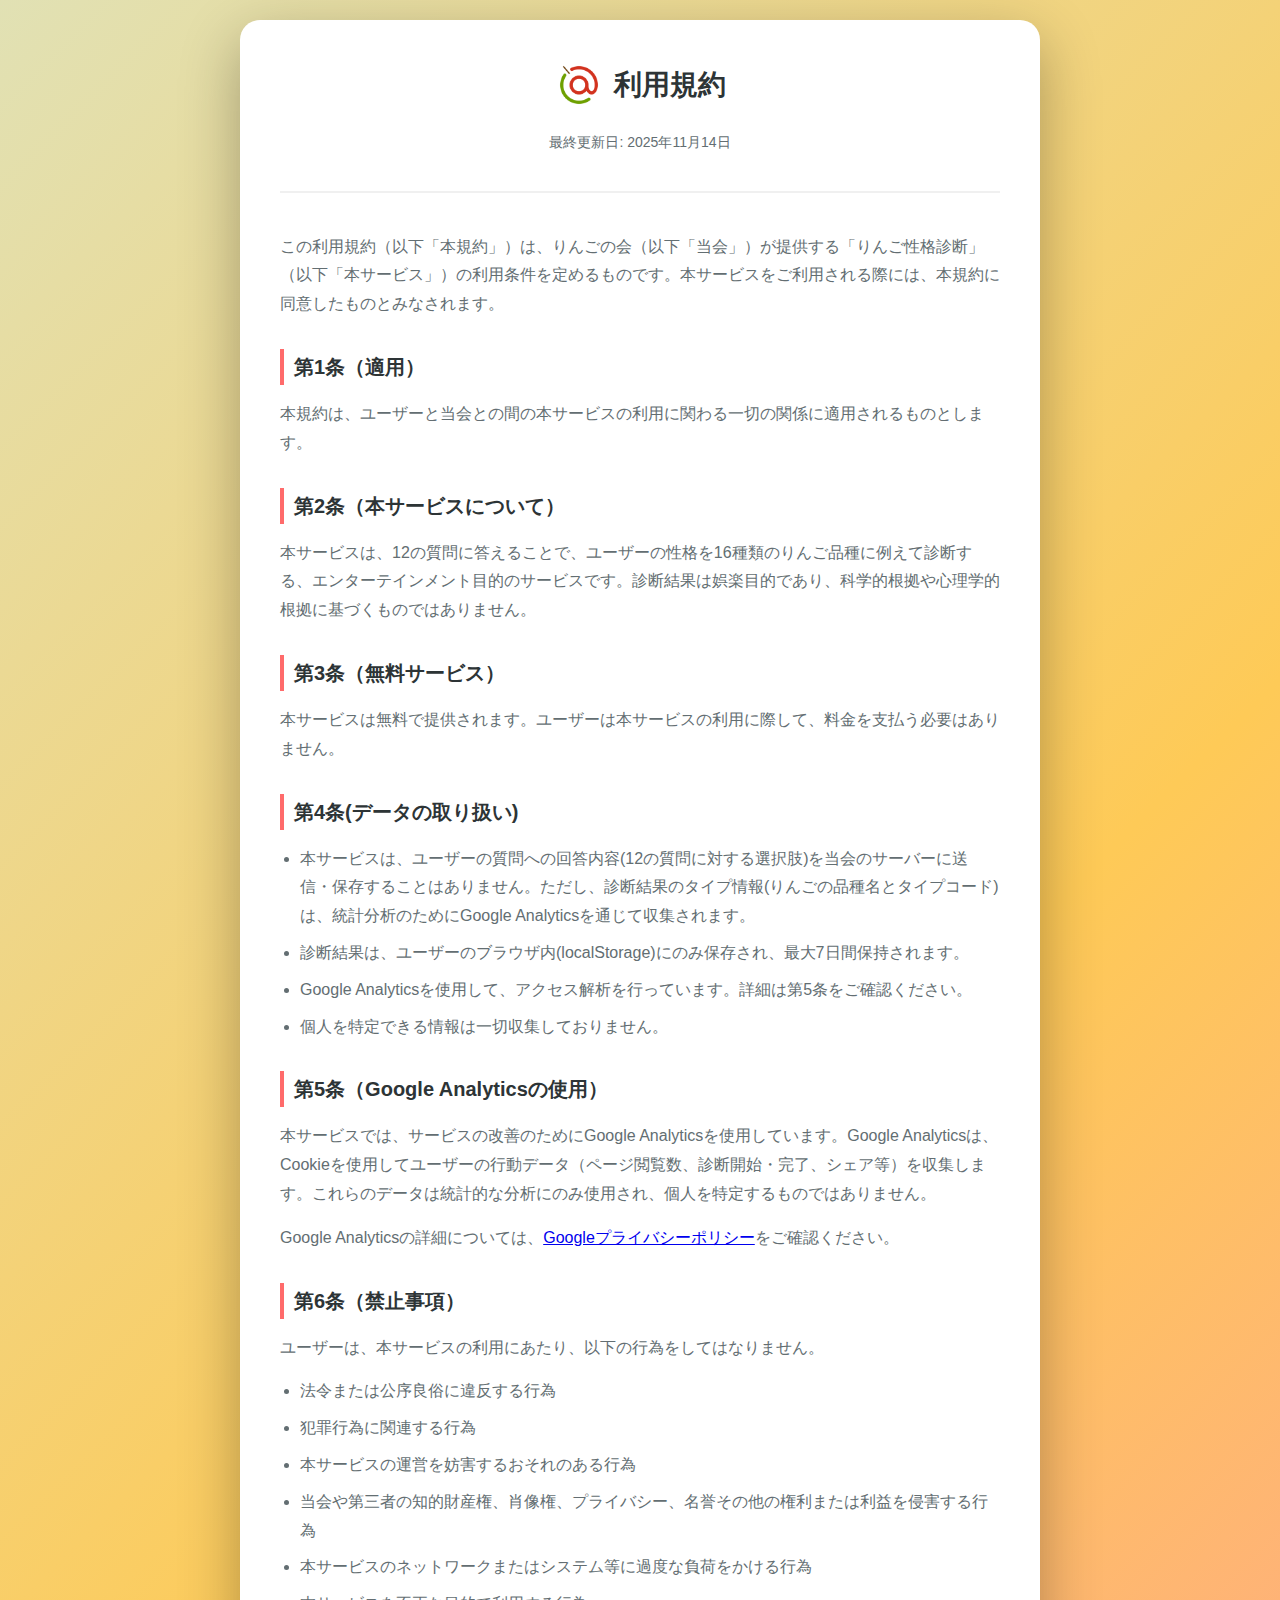
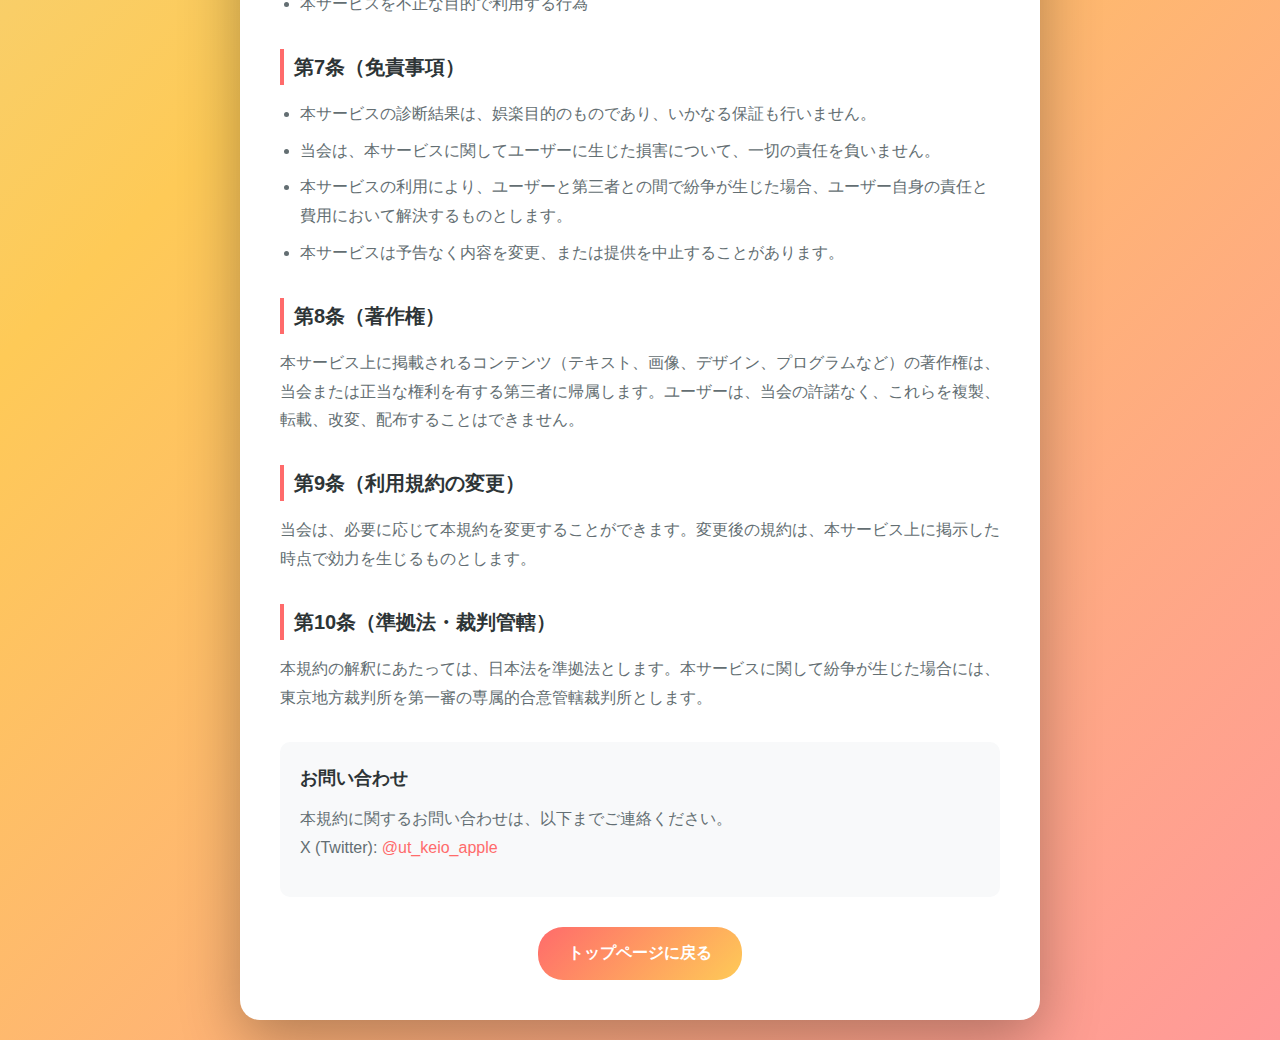
<file: terms.html>
<!DOCTYPE html>
<html lang="ja">

<head>
    <meta charset="UTF-8">
    <meta name="viewport" content="width=device-width, initial-scale=1.0">
    <title>利用規約 - りんご性格診断</title>
    <meta name="description" content="りんご性格診断の利用規約です。">
    <meta name="robots" content="noindex, nofollow">
    <link rel="icon" type="image/x-icon" href="favicon.ico">
    <style>
        * {
            margin: 0;
            padding: 0;
            box-sizing: border-box;
        }

        body {
            font-family: -apple-system, BlinkMacSystemFont, "Segoe UI", "Helvetica Neue", Arial, sans-serif;
            background: linear-gradient(135deg, rgb(225, 225, 180) 0%, #feca57 50%, #ff9999 100%);
            min-height: 100vh;
            padding: 20px;
            line-height: 1.8;
        }

        .container {
            max-width: 800px;
            margin: 0 auto;
            background: white;
            border-radius: 20px;
            padding: 40px;
            box-shadow: 0 20px 60px rgba(0, 0, 0, 0.3);
        }

        .header {
            text-align: center;
            margin-bottom: 40px;
            padding-bottom: 20px;
            border-bottom: 2px solid #f0f0f0;
        }

        .logo {
            display: flex;
            align-items: center;
            justify-content: center;
            gap: 10px;
            margin-bottom: 20px;
        }

        .logo-icon {
            width: 50px;
            height: 50px;
            display: flex;
            align-items: center;
            justify-content: center;
        }

        .logo-icon img {
            width: 100%;
            height: 100%;
            object-fit: contain;
        }

        h1 {
            color: #2d3436;
            font-size: 28px;
            font-weight: 700;
        }

        .last-updated {
            color: #636e72;
            font-size: 14px;
            margin-top: 10px;
        }

        h2 {
            color: #2d3436;
            font-size: 20px;
            font-weight: 700;
            margin: 30px 0 15px;
            padding-left: 10px;
            border-left: 4px solid #ff6b6b;
        }

        p {
            color: #636e72;
            margin-bottom: 15px;
        }

        ul {
            color: #636e72;
            margin-left: 20px;
            margin-bottom: 15px;
        }

        li {
            margin-bottom: 8px;
        }

        .btn-back {
            display: inline-block;
            padding: 12px 30px;
            margin-top: 30px;
            background: linear-gradient(135deg, #ff6b6b, #feca57);
            color: white;
            text-decoration: none;
            border-radius: 25px;
            font-weight: 600;
            transition: all 0.3s ease;
            text-align: center;
        }

        .btn-back:hover {
            transform: translateY(-2px);
            box-shadow: 0 5px 15px rgba(255, 107, 107, 0.4);
        }

        .contact {
            background: #f8f9fa;
            padding: 20px;
            border-radius: 10px;
            margin-top: 30px;
        }

        .contact h3 {
            color: #2d3436;
            font-size: 18px;
            margin-bottom: 10px;
        }

        .contact a {
            color: #ff6b6b;
            text-decoration: none;
        }

        .contact a:hover {
            text-decoration: underline;
        }

        .center-container {
            text-align: center;
        }

        @media (max-width: 768px) {
            body {
                padding: 10px;
            }

            .container {
                padding: 20px;
                border-radius: 10px;
            }

            h1 {
                font-size: 24px;
            }

            h2 {
                font-size: 18px;
            }
        }
    </style>
</head>

<body>
    <div class="container">
        <div class="header">
            <div class="logo">
                <div class="logo-icon"><img src="src/りんごの会ロゴ_カラー_透過.png" alt="りんごの会" /></div>
                <h1>利用規約</h1>
            </div>
            <p class="last-updated">最終更新日: 2025年11月14日</p>
        </div>

        <p>
            この利用規約（以下「本規約」）は、りんごの会（以下「当会」）が提供する「りんご性格診断」（以下「本サービス」）の利用条件を定めるものです。本サービスをご利用される際には、本規約に同意したものとみなされます。
        </p>

        <h2>第1条（適用）</h2>
        <p>
            本規約は、ユーザーと当会との間の本サービスの利用に関わる一切の関係に適用されるものとします。
        </p>

        <h2>第2条（本サービスについて）</h2>
        <p>
            本サービスは、12の質問に答えることで、ユーザーの性格を16種類のりんご品種に例えて診断する、エンターテインメント目的のサービスです。診断結果は娯楽目的であり、科学的根拠や心理学的根拠に基づくものではありません。
        </p>

        <h2>第3条（無料サービス）</h2>
        <p>
            本サービスは無料で提供されます。ユーザーは本サービスの利用に際して、料金を支払う必要はありません。
        </p>

        <h2>第4条(データの取り扱い)</h2>
        <ul>
            <li>本サービスは、ユーザーの質問への回答内容(12の質問に対する選択肢)を当会のサーバーに送信・保存することはありません。ただし、診断結果のタイプ情報(りんごの品種名とタイプコード)は、統計分析のためにGoogle
                Analyticsを通じて収集されます。</li>
            <li>診断結果は、ユーザーのブラウザ内(localStorage)にのみ保存され、最大7日間保持されます。</li>
            <li>Google Analyticsを使用して、アクセス解析を行っています。詳細は第5条をご確認ください。</li>
            <li>個人を特定できる情報は一切収集しておりません。</li>
        </ul>

        <h2>第5条（Google Analyticsの使用）</h2>
        <p>
            本サービスでは、サービスの改善のためにGoogle Analyticsを使用しています。Google
            Analyticsは、Cookieを使用してユーザーの行動データ（ページ閲覧数、診断開始・完了、シェア等）を収集します。これらのデータは統計的な分析にのみ使用され、個人を特定するものではありません。
        </p>
        <p>
            Google Analyticsの詳細については、<a href="https://policies.google.com/privacy" target="_blank"
                rel="noopener">Googleプライバシーポリシー</a>をご確認ください。
        </p>

        <h2>第6条（禁止事項）</h2>
        <p>ユーザーは、本サービスの利用にあたり、以下の行為をしてはなりません。</p>
        <ul>
            <li>法令または公序良俗に違反する行為</li>
            <li>犯罪行為に関連する行為</li>
            <li>本サービスの運営を妨害するおそれのある行為</li>
            <li>当会や第三者の知的財産権、肖像権、プライバシー、名誉その他の権利または利益を侵害する行為</li>
            <li>本サービスのネットワークまたはシステム等に過度な負荷をかける行為</li>
            <li>本サービスを不正な目的で利用する行為</li>
        </ul>

        <h2>第7条（免責事項）</h2>
        <ul>
            <li>本サービスの診断結果は、娯楽目的のものであり、いかなる保証も行いません。</li>
            <li>当会は、本サービスに関してユーザーに生じた損害について、一切の責任を負いません。</li>
            <li>本サービスの利用により、ユーザーと第三者との間で紛争が生じた場合、ユーザー自身の責任と費用において解決するものとします。</li>
            <li>本サービスは予告なく内容を変更、または提供を中止することがあります。</li>
        </ul>

        <h2>第8条（著作権）</h2>
        <p>
            本サービス上に掲載されるコンテンツ（テキスト、画像、デザイン、プログラムなど）の著作権は、当会または正当な権利を有する第三者に帰属します。ユーザーは、当会の許諾なく、これらを複製、転載、改変、配布することはできません。
        </p>

        <h2>第9条（利用規約の変更）</h2>
        <p>
            当会は、必要に応じて本規約を変更することができます。変更後の規約は、本サービス上に掲示した時点で効力を生じるものとします。
        </p>

        <h2>第10条（準拠法・裁判管轄）</h2>
        <p>
            本規約の解釈にあたっては、日本法を準拠法とします。本サービスに関して紛争が生じた場合には、東京地方裁判所を第一審の専属的合意管轄裁判所とします。
        </p>

        <div class="contact">
            <h3>お問い合わせ</h3>
            <p>
                本規約に関するお問い合わせは、以下までご連絡ください。<br>
                X (Twitter): <a href="https://x.com/ut_keio_apple" target="_blank" rel="noopener">@ut_keio_apple</a>
            </p>
        </div>

        <div class="center-container">
            <a href="index.html" class="btn-back">トップページに戻る</a>
        </div>
    </div>
</body>

</html>
</file>
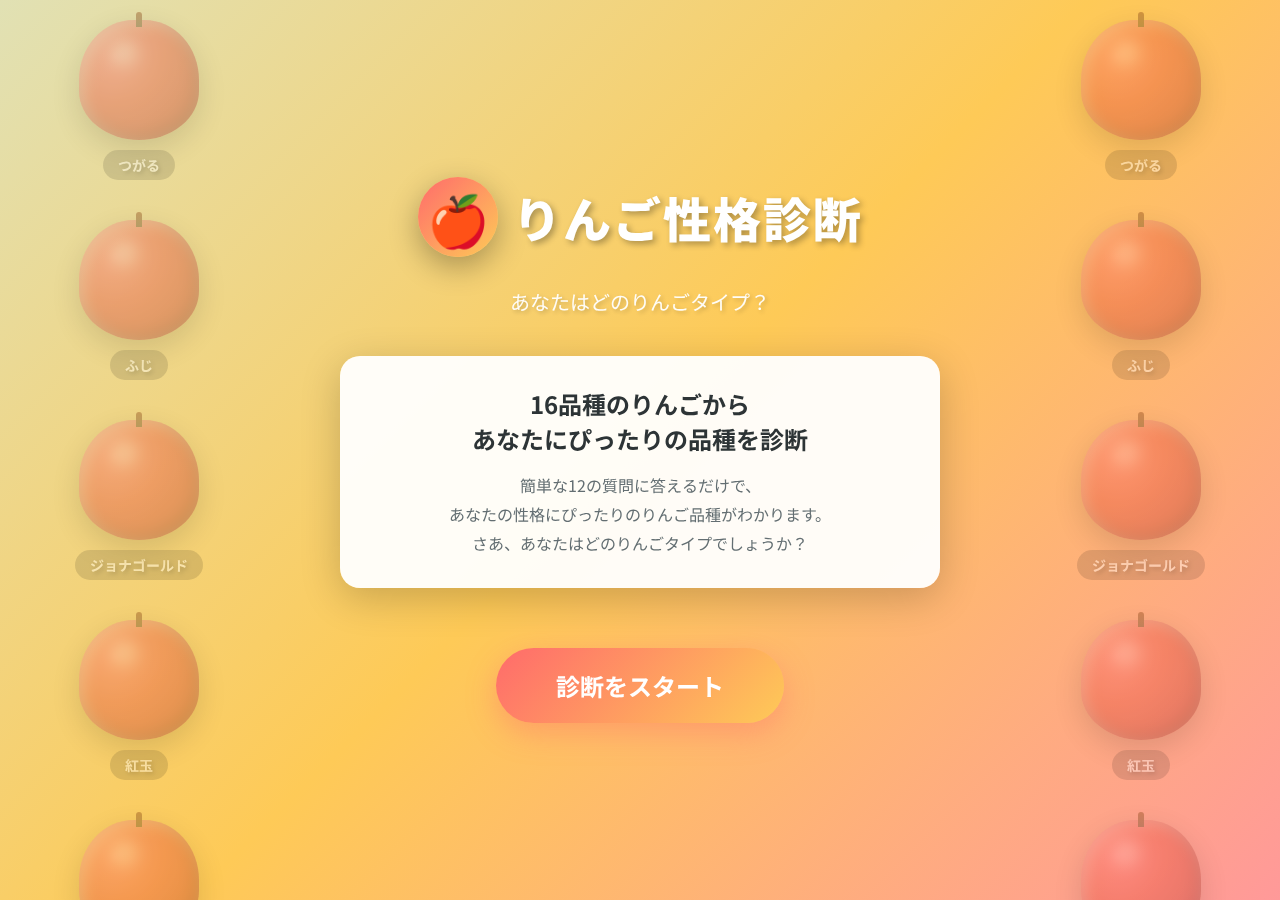
<file: welcome.html>
<!DOCTYPE html>
<html lang="ja">

<head>
    <!-- Google tag (gtag.js) -->
    <script async src="https://www.googletagmanager.com/gtag/js?id=G-27DSCB1NE0"></script>
    <script>
        window.dataLayer = window.dataLayer || [];
        function gtag() { dataLayer.push(arguments); }
        gtag('js', new Date());

        gtag('config', 'G-27DSCB1NE0');
    </script>
    <meta charset="UTF-8">
    <meta name="viewport" content="width=device-width, initial-scale=1.0">
    <title>りんご性格診断 - Welcome</title>
    <style>
        @import url('https://fonts.googleapis.com/css2?family=Noto+Sans+JP:wght@400;700;900&display=swap');

        * {
            margin: 0;
            padding: 0;
            box-sizing: border-box;
        }

        body {
            font-family: 'Noto Sans JP', 'BIZ UDGothic', -apple-system, BlinkMacSystemFont, "Segoe UI", sans-serif;
            background: linear-gradient(135deg, rgb(225, 225, 180) 0%, #feca57 50%, #ff9999 100%);
            min-height: 100vh;
            overflow-x: hidden;
            display: flex;
            flex-direction: column;
            align-items: center;
            justify-content: center;
            padding: 20px;
        }

        .welcome-container {
            max-width: 800px;
            width: 100%;
            text-align: center;
            position: relative;
            z-index: 10;
        }

        .logo {
            display: flex;
            align-items: center;
            justify-content: center;
            gap: 15px;
            margin-bottom: 30px;
            animation: fadeInDown 1s ease;
        }

        .logo-icon {
            width: 80px;
            height: 80px;
            background: linear-gradient(135deg, #ff6b6b, #feca57);
            border-radius: 50%;
            display: flex;
            align-items: center;
            justify-content: center;
            font-size: 50px;
            box-shadow: 0 10px 30px rgba(0, 0, 0, 0.3);
        }

        h1 {
            color: white;
            font-size: 48px;
            font-weight: 900;
            text-shadow: 3px 3px 6px rgba(0, 0, 0, 0.3);
            letter-spacing: 2px;
        }

        .subtitle {
            color: rgba(255, 255, 255, 0.95);
            font-size: 20px;
            margin: 20px 0 40px;
            text-shadow: 2px 2px 4px rgba(0, 0, 0, 0.2);
            animation: fadeIn 1.5s ease;
        }

        .description {
            background: rgba(255, 255, 255, 0.95);
            padding: 30px;
            border-radius: 20px;
            margin: 40px auto;
            max-width: 600px;
            box-shadow: 0 10px 40px rgba(0, 0, 0, 0.2);
            animation: fadeIn 2s ease;
        }

        .description h2 {
            color: #2d3436;
            font-size: 24px;
            margin-bottom: 15px;
            font-weight: 700;
        }

        .description p {
            color: #636e72;
            font-size: 16px;
            line-height: 1.8;
        }

        .start-button {
            display: inline-block;
            padding: 20px 60px;
            font-size: 24px;
            font-weight: 700;
            color: white;
            background: linear-gradient(135deg, #ff6b6b, #feca57);
            border: none;
            border-radius: 50px;
            cursor: pointer;
            text-decoration: none;
            box-shadow: 0 10px 30px rgba(255, 107, 107, 0.4);
            transition: all 0.3s ease;
            animation: pulse 2s infinite;
            margin-top: 20px;
        }

        .start-button:hover {
            transform: translateY(-3px);
            box-shadow: 0 15px 40px rgba(255, 107, 107, 0.6);
        }

        /* Apple carousel background */
        .apple-carousel {
            position: fixed;
            top: 0;
            left: 0;
            width: 100%;
            height: 100%;
            overflow: hidden;
            z-index: 1;
            opacity: 0.4;
        }

        .apple-column {
            display: flex;
            flex-direction: column;
            position: absolute;
            height: 200%;
        }

        .apple-column.left {
            left: 5%;
            animation: scrollUp 30s linear infinite;
        }

        .apple-column.right {
            right: 5%;
            animation: scrollDown 30s linear infinite;
        }

        .apple-item {
            width: 150px;
            height: 180px;
            margin: 20px 0;
            display: flex;
            flex-direction: column;
            align-items: center;
            justify-content: center;
        }

        .apple-image {
            width: 120px;
            height: 120px;
            display: flex;
            align-items: center;
            justify-content: center;
            margin-bottom: 10px;
            animation: float 3s ease-in-out infinite;
            position: relative;
        }

        .apple-photo {
            width: 100%;
            height: 100%;
            border-radius: 50% 50% 55% 55% / 55% 55% 45% 45%;
            position: relative;
            box-shadow: 0 10px 30px rgba(0, 0, 0, 0.3), inset -5px -5px 15px rgba(0, 0, 0, 0.2), inset 5px 5px 15px rgba(255, 255, 255, 0.4);
        }

        .apple-photo.red {
            background: radial-gradient(circle at 30% 30%, #ff6b6b, #e74c3c 40%, #c0392b 80%);
        }

        .apple-photo.green {
            background: radial-gradient(circle at 30% 30%, #b8e994, #78e08f 40%, #38ada9 80%);
        }

        .apple-photo::before {
            content: '';
            position: absolute;
            top: 15%;
            left: 25%;
            width: 30px;
            height: 30px;
            background: radial-gradient(circle, rgba(255, 255, 255, 0.6), transparent);
            border-radius: 50%;
            filter: blur(8px);
        }

        .apple-photo::after {
            content: '';
            position: absolute;
            top: -8px;
            left: 50%;
            transform: translateX(-50%);
            width: 6px;
            height: 15px;
            background: linear-gradient(to bottom, #8B4513, #654321);
            border-radius: 3px 3px 0 0;
        }

        .apple-name {
            color: white;
            font-size: 14px;
            font-weight: 700;
            text-shadow: 2px 2px 4px rgba(0, 0, 0, 0.5);
            background: rgba(0, 0, 0, 0.3);
            padding: 5px 15px;
            border-radius: 20px;
        }

        @keyframes scrollUp {
            0% {
                transform: translateY(0);
            }

            100% {
                transform: translateY(-50%);
            }
        }

        @keyframes scrollDown {
            0% {
                transform: translateY(-50%);
            }

            100% {
                transform: translateY(0);
            }
        }

        @keyframes float {

            0%,
            100% {
                transform: translateY(0px);
            }

            50% {
                transform: translateY(-20px);
            }
        }

        @keyframes fadeIn {
            from {
                opacity: 0;
            }

            to {
                opacity: 1;
            }
        }

        @keyframes fadeInDown {
            from {
                opacity: 0;
                transform: translateY(-30px);
            }

            to {
                opacity: 1;
                transform: translateY(0);
            }
        }

        @keyframes pulse {

            0%,
            100% {
                transform: scale(1);
            }

            50% {
                transform: scale(1.05);
            }
        }

        /* Mobile responsive */
        @media (max-width: 768px) {
            h1 {
                font-size: 32px;
            }

            .subtitle {
                font-size: 16px;
            }

            .description {
                padding: 20px;
            }

            .description h2 {
                font-size: 20px;
            }

            .description p {
                font-size: 14px;
            }

            .start-button {
                padding: 15px 40px;
                font-size: 20px;
            }

            .apple-image {
                width: 80px;
                height: 80px;
                font-size: 50px;
            }

            .apple-item {
                flex: 0 0 150px;
                height: 150px;
            }

            .apple-name {
                font-size: 12px;
            }
        }
    </style>
</head>

<body>
    <!-- Background apple carousel -->
    <div class="apple-carousel">
        <div class="apple-column left" id="leftColumn"></div>
        <div class="apple-column right" id="rightColumn"></div>
    </div>

    <!-- Main content -->
    <div class="welcome-container">
        <div class="logo">
            <div class="logo-icon">🍎</div>
            <h1>りんご性格診断</h1>
        </div>

        <p class="subtitle">あなたはどのりんごタイプ？</p>

        <div class="description">
            <h2>16品種のりんごから<br>あなたにぴったりの品種を診断</h2>
            <p>
                簡単な12の質問に答えるだけで、<br>
                あなたの性格にぴったりのりんご品種がわかります。<br>
                さあ、あなたはどのりんごタイプでしょうか？
            </p>
        </div>

        <a href="index.html" class="start-button">診断をスタート</a>
    </div>

    <script>
        // 16 apple types with their names and image paths
        const appleTypes = [
            { name: "つがる", emoji: "🍎", src: "" },
            { name: "ふじ", emoji: "🍎", src: "" },
            { name: "ジョナゴールド", emoji: "🍎", src: "" },
            { name: "紅玉", emoji: "🍎", src: "" },
            { name: "未希らいふ", emoji: "🍎", src: "" },
            { name: "世界一", emoji: "🍎", src: "" },
            { name: "御所川原", emoji: "🍎", src: "" },
            { name: "むつ", emoji: "🍎", src: "" },
            { name: "トキ", emoji: "🍏", src: "" },
            { name: "王林", emoji: "🍏", src: "" },
            { name: "きおう", emoji: "🍏", src: "" },
            { name: "シナノゴールド", emoji: "🍏", src: "" },
            { name: "ぐんま名月", emoji: "🍏", src: "" },
            { name: "金星", emoji: "🍏", src: "" },
            { name: "祝", emoji: "🍏", src: "" },
            { name: "はつ恋ぐりん", emoji: "🍏", src: "" }
        ];

        // Create apple items for each column
        function createAppleColumn(columnId) {
            const column = document.getElementById(columnId);
            const applesPerColumn = 8;

            // Create two sets for infinite scroll
            for (let set = 0; set < 2; set++) {
                for (let i = 0; i < applesPerColumn; i++) {
                    const index = i % appleTypes.length;
                    const apple = appleTypes[index];

                    const appleItem = document.createElement('div');
                    appleItem.className = 'apple-item';
                    appleItem.style.animationDelay = `${i * 0.3}s`;

                    const colorClass = apple.emoji === '🍎' ? 'red' : 'green';
                    const imageContent = apple.src ?
                        `<img src="${apple.src}" alt="${apple.name}" style="width: 100%; height: 100%; object-fit: cover; border-radius: 50% 50% 55% 55% / 55% 55% 45% 45%;" />` :
                        `<div class="apple-photo ${colorClass}"></div>`;

                    appleItem.innerHTML = `
                        <div class="apple-image">
                            ${imageContent}
                        </div>
                        <div class="apple-name">${apple.name}</div>
                    `;

                    column.appendChild(appleItem);
                }
            }
        }

        // Initialize columns
        createAppleColumn('leftColumn');
        createAppleColumn('rightColumn');
    </script>
</body>

</html>
</file>
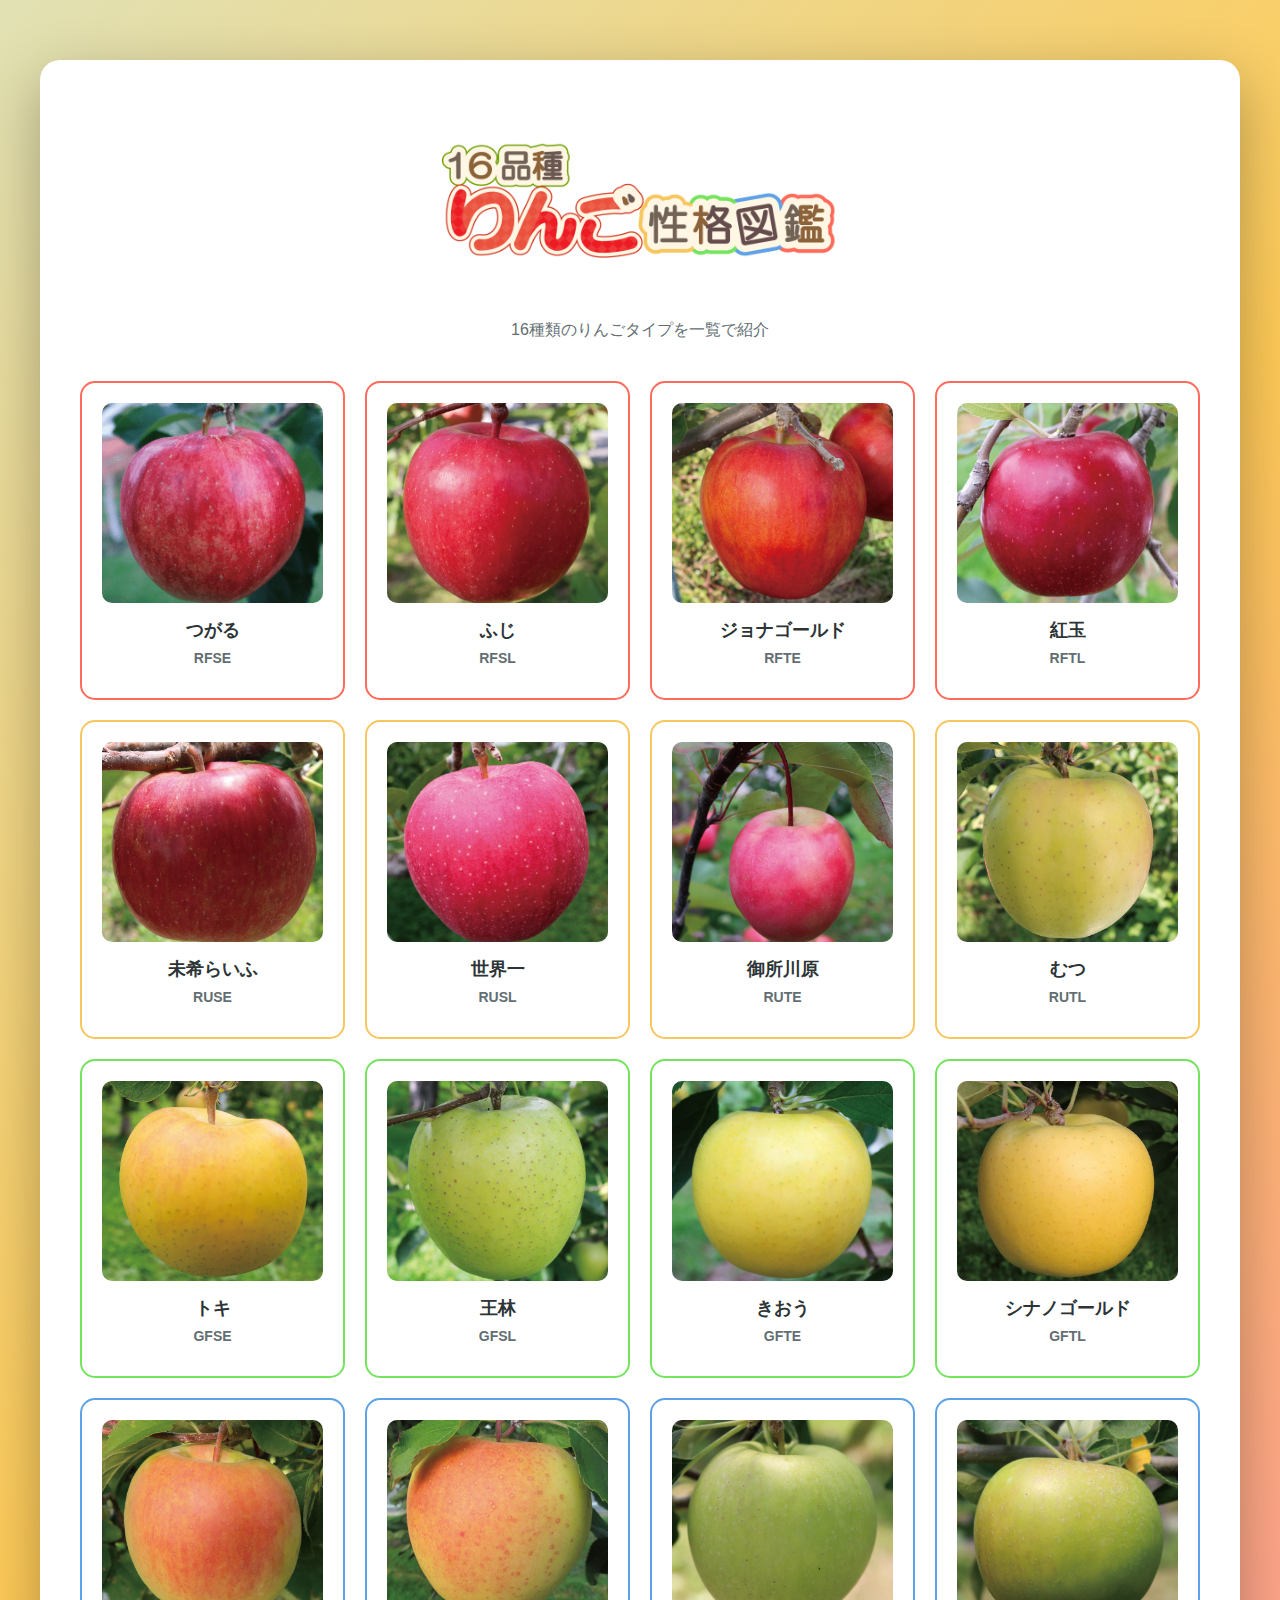
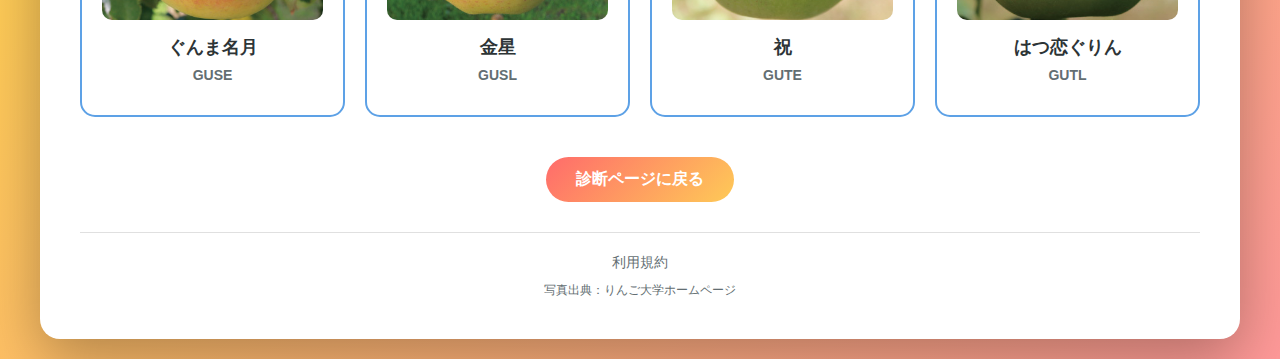
<file: zukan.html>
<!DOCTYPE html>
<html lang="ja">

<head>
    <!-- Google tag (gtag.js) -->
    <script async src="https://www.googletagmanager.com/gtag/js?id=G-27DSCB1NE0"></script>
    <script>
        window.dataLayer = window.dataLayer || [];
        function gtag() { dataLayer.push(arguments); }
        gtag('js', new Date());

        gtag('config', 'G-27DSCB1NE0');
    </script>
    <meta charset="UTF-8">
    <meta name="viewport" content="width=device-width, initial-scale=1.0">
    <title>りんご図鑑 - 16種類のりんごタイプ</title>
    <meta name="description" content="16種類のりんごタイプを一覧で紹介。あなたにぴったりのりんごを見つけよう。">
    <meta name="keywords" content="りんご診断,性格診断,りんごの会,東大,慶應,青森,りんご,図鑑">
    <meta name="author" content="りんごの会">
    <meta name="theme-color" content="#feca57">
    <link rel="canonical" href="https://www.ringo-lab.com/zukan.html">

    <!-- OGP / Open Graph Protocol -->
    <meta property="og:type" content="website">
    <meta property="og:url" content="https://www.ringo-lab.com/zukan.html">
    <meta property="og:title" content="りんご図鑑 - 16種類のりんごタイプ">
    <meta property="og:description" content="16種類のりんごタイプを一覧で紹介。あなたにぴったりのりんごを見つけよう。">
    <meta property="og:image" content="https://www.ringo-lab.com/src/image.png">
    <meta property="og:site_name" content="りんご性格診断">
    <meta property="og:locale" content="ja_JP">

    <!-- Twitter Card -->
    <meta name="twitter:card" content="summary_large_image">
    <meta name="twitter:site" content="@ut_keio_apple">
    <meta name="twitter:creator" content="@ut_keio_apple">
    <meta name="twitter:title" content="りんご図鑑 - 16種類のりんごタイプ">
    <meta name="twitter:description" content="16種類のりんごタイプを一覧で紹介。あなたにぴったりのりんごを見つけよう。">
    <meta name="twitter:image" content="https://www.ringo-lab.com/src/image.png">

    <link rel="icon" type="image/x-icon" href="favicon.ico">
    <style>
        * {
            margin: 0;
            padding: 0;
            box-sizing: border-box;
        }

        body {
            font-family: -apple-system, BlinkMacSystemFont, "Segoe UI", "Helvetica Neue", Arial, sans-serif;
            background: linear-gradient(135deg, rgb(225, 225, 180) 0%, #feca57 50%, #ff9999 100%);
            min-height: 100vh;
            padding: 20px;
            padding-top: 60px;
        }

        .container {
            max-width: 1200px;
            margin: 0 auto;
            background: white;
            border-radius: 20px;
            padding: 40px;
            box-shadow: 0 20px 60px rgba(0, 0, 0, 0.3);
        }

        .header {
            text-align: center;
            margin-bottom: 40px;
        }

        .logo {
            display: flex;
            align-items: center;
            justify-content: center;
            gap: 10px;
            margin-bottom: 20px;
        }

        .logo-image {
            height: 200px;
            width: auto;
        }

        .logo-icon {
            width: 50px;
            height: 50px;
            background: linear-gradient(135deg, #ff6b6b, #feca57);
            border-radius: 50%;
            display: flex;
            align-items: center;
            justify-content: center;
            font-size: 30px;
        }

        h1 {
            color: #2d3436;
            font-size: 32px;
            font-weight: 700;
        }

        .subtitle {
            color: #636e72;
            margin-top: 10px;
            font-size: 16px;
        }

        .grid-container {
            display: grid;
            grid-template-columns: repeat(4, 1fr);
            gap: 20px;
            margin-bottom: 40px;
        }

        .apple-card {
            background: white;
            border: 2px solid #e0e0e0;
            border-radius: 15px;
            padding: 20px;
            cursor: pointer;
            transition: all 0.3s ease;
            position: relative;
        }

        .apple-card:hover {
            transform: translateY(-5px);
            box-shadow: 0 10px 30px rgba(255, 107, 107, 0.3);
            border-color: #ff6b6b;
        }

        .apple-emoji {
            font-size: 48px;
            text-align: center;
            margin-bottom: 15px;
        }

        .apple-image {
            width: 100%;
            height: 200px;
            margin-bottom: 15px;
            display: flex;
            align-items: center;
            justify-content: center;
            overflow: hidden;
            border-radius: 10px;
        }

        .apple-image img {
            width: 100%;
            height: 100%;
            object-fit: cover;
        }

        .apple-name {
            font-size: 18px;
            font-weight: 700;
            color: #2d3436;
            text-align: center;
            margin-bottom: 8px;
        }

        .apple-code {
            font-size: 14px;
            color: #636e72;
            text-align: center;
            margin-bottom: 12px;
            font-weight: 600;
        }

        .apple-variety {
            font-size: 14px;
            color: #ff6b6b;
            text-align: center;
            margin-bottom: 10px;
            font-weight: 600;
        }

        .apple-desc {
            font-size: 13px;
            color: #636e72;
            line-height: 1.6;
            text-align: center;
        }

        .modal {
            display: none;
            position: fixed;
            top: 0;
            left: 0;
            width: 100%;
            height: 100%;
            background: rgba(0, 0, 0, 0.7);
            z-index: 1000;
            align-items: center;
            justify-content: center;
            padding: 20px;
        }

        .modal.active {
            display: flex;
        }

        .modal.closing {
            animation: modalFadeOut 0.3s ease forwards;
        }

        .modal-content {
            background: white;
            border-radius: 20px;
            padding: 40px;
            max-width: 600px;
            width: 100%;
            max-height: 90vh;
            overflow-y: auto;
            position: relative;
            animation: modalSlideIn 0.3s ease;
        }

        .modal.closing .modal-content {
            animation: modalSlideOut 0.3s ease forwards;
        }

        @keyframes modalSlideIn {
            from {
                opacity: 0;
                transform: translateY(-50px);
            }

            to {
                opacity: 1;
                transform: translateY(0);
            }
        }

        @keyframes modalSlideOut {
            from {
                opacity: 1;
                transform: translateY(0);
            }

            to {
                opacity: 0;
                transform: translateY(50px);
            }
        }

        @keyframes modalFadeOut {
            from {
                opacity: 1;
            }

            to {
                opacity: 0;
            }
        }

        .modal-close {
            position: fixed;
            background: none;
            border: none;
            font-size: 30px;
            cursor: pointer;
            color: #636e72;
            line-height: 1;
            padding: 0;
            width: 30px;
            height: 30px;
            z-index: 1002;
        }

        .modal-close:hover {
            color: #2d3436;
        }

        .modal-nav {
            position: absolute;
            top: 50%;
            transform: translateY(-50%);
            background: linear-gradient(135deg, #ff6b6b, #feca57);
            color: white;
            border: none;
            width: 40px;
            height: 40px;
            border-radius: 50%;
            cursor: pointer;
            font-size: 20px;
            display: flex;
            align-items: center;
            justify-content: center;
            transition: transform 0.3s ease, opacity 0.3s ease;
            z-index: 10;
        }

        .modal-nav:hover {
            transform: translateY(-50%) scale(1.1);
        }

        .modal-nav:disabled {
            opacity: 0.3;
            cursor: not-allowed;
        }

        .modal-nav:disabled:hover {
            transform: translateY(-50%);
        }

        .modal-nav-prev {
            left: -60px;
        }

        .modal-nav-next {
            right: -60px;
        }

        .modal-emoji {
            font-size: 80px;
            text-align: center;
            margin-bottom: 20px;
        }

        .modal-image {
            width: 100%;
            max-width: 300px;
            height: 250px;
            margin: 50px auto;
            display: flex;
            align-items: center;
            justify-content: center;
            overflow: hidden;
            border-radius: 15px;
            box-shadow: 0 5px 15px rgba(0, 0, 0, 0.1);
        }

        .modal-image img {
            width: 100%;
            height: 100%;
            object-fit: cover;
        }

        .modal-name {
            font-size: 28px;
            font-weight: 700;
            color: #2d3436;
            text-align: center;
            margin-bottom: 10px;
        }

        .modal-code {
            font-size: 18px;
            color: #636e72;
            text-align: center;
            margin-bottom: 15px;
            font-weight: 600;
        }

        .modal-variety {
            font-size: 20px;
            color: #ff6b6b;
            text-align: center;
            margin-bottom: 20px;
            font-weight: 600;
        }

        .modal-summary {
            font-size: 16px;
            color: #2d3436;
            line-height: 1.8;
            margin-bottom: 30px;
            padding: 20px;
            background: #f8f9fa;
            border-radius: 10px;
            text-align: center;
        }

        .traits-section {
            margin-top: 30px;
        }

        .traits-title {
            font-size: 20px;
            font-weight: 700;
            color: #2d3436;
            margin-bottom: 20px;
            text-align: center;
        }

        .traits-grid {
            display: grid;
            grid-template-columns: repeat(2, 1fr);
            gap: 15px;
        }

        .trait-card {
            background: linear-gradient(135deg, #ff6b6b, #feca57);
            border-radius: 15px;
            padding: 20px;
            color: white;
            transition: transform 0.3s ease;
        }

        .trait-card:hover {
            transform: scale(1.05);
        }

        .trait-letter {
            font-size: 24px;
            font-weight: 700;
            margin-bottom: 8px;
        }

        .trait-desc {
            font-size: 14px;
            line-height: 1.5;
            opacity: 0.95;
        }

        .back-link {
            text-align: center;
            margin-top: 30px;
        }

        .back-link a {
            display: inline-block;
            padding: 12px 30px;
            background: linear-gradient(135deg, #ff6b6b, #feca57);
            color: white;
            text-decoration: none;
            border-radius: 25px;
            font-weight: 600;
            transition: transform 0.3s ease;
        }

        .back-link a:hover {
            transform: scale(1.05);
        }

        .footer-links {
            text-align: center;
            margin-top: 30px;
            padding-top: 20px;
            border-top: 1px solid #e0e0e0;
        }

        .footer-links a {
            color: #636e72;
            text-decoration: none;
            font-size: 14px;
            transition: color 0.3s ease;
        }

        .footer-links a:hover {
            color: #ff6b6b;
        }

        .photo-credit {
            text-align: center;
            margin-top: 10px;
            color: #636e72;
            font-size: 12px;
        }

        @media (max-width: 768px) {
            body {
                padding: 0;
                padding-top: 0;
            }

            .container {
                border-radius: 0;
                padding: 20px;
                box-shadow: none;
            }

            .grid-container {
                grid-template-columns: repeat(2, 1fr);
                gap: 15px;
            }

            .logo-image {
                height: 100px;
            }

            .apple-emoji {
                font-size: 36px;
            }

            .apple-name {
                font-size: 16px;
            }

            .apple-code,
            .apple-variety {
                font-size: 12px;
            }

            .apple-desc {
                font-size: 11px;
            }

            h1 {
                font-size: 24px;
            }

            .apple-image {
                height: 80px;
            }

            .modal-content {
                padding: 30px 20px;
            }

            .traits-grid {
                grid-template-columns: 1fr;
            }

            .modal-nav {
                width: 35px;
                height: 35px;
                font-size: 18px;
            }

            .modal-nav-prev {
                left: 10px;
            }

            .modal-nav-next {
                right: 10px;
            }
        }
    </style>
</head>

<body>
    <div class="container">
        <div class="header">
            <div class="logo">
                <img src="src/図鑑透過.png" alt="りんご図鑑" class="logo-image" />
            </div>
            <p class="subtitle">16種類のりんごタイプを一覧で紹介</p>
        </div>

        <div class="grid-container" id="gridContainer">
            <!-- カードはJavaScriptで動的に生成されます -->
        </div>

        <div class="back-link">
            <a href="diagnosis.html">診断ページに戻る</a>
        </div>

        <div class="footer-links">
            <a href="terms.html">利用規約</a>
            <p class="photo-credit">写真出典：りんご大学ホームページ</p>
        </div>
    </div>

    <div class="modal" id="modal">
        <button class="modal-nav modal-nav-prev" id="prevCard" onclick="navigateCard(-1)">‹</button>
        <button class="modal-nav modal-nav-next" id="nextCard" onclick="navigateCard(1)">›</button>
        <div class="modal-content">
            <button class="modal-close" onclick="closeModal()">&times;</button>
            <div class="modal-image" id="modalImage"></div>
            <div class="modal-name" id="modalName"></div>
            <div class="modal-code" id="modalCode"></div>
            <div class="modal-variety" id="modalVariety"></div>
            <div class="modal-summary" id="modalSummary"></div>

            <div class="traits-section">
                <h3 class="traits-title">性格の特性</h3>
                <div class="traits-grid" id="traitsGrid"></div>
            </div>
        </div>
    </div>

    <script>
        // タイプマッピング（diagnosis.htmlと同じデータ）
        const typeMapping = {
            'R': { letter: 'R', label: 'Red', full: 'Red', desc: '赤い', desc2: '情熱的・外向的' },
            'G': { letter: 'G', label: 'Green', full: 'Green', desc: '緑/青い', desc2: '冷静・内向的' },
            'F': { letter: 'F', label: 'Famous', full: 'Famous', desc: '有名', desc2: 'トレンドに敏感' },
            'U': { letter: 'U', label: 'Unique', full: 'Unique', desc: '珍しい', desc2: '個性的・ニッチ' },
            'S': { letter: 'S', label: 'Sweet', full: 'Sweet', desc: '甘い', desc2: '優しい・理想家' },
            'T': { letter: 'T', label: 'Tart', full: 'Tart', desc: '酸っぱい', desc2: 'ストイック・現実的' },
            'E': { letter: 'E', label: 'Early', full: 'Early', desc: '早生', desc2: 'キビキビ・効率的' },
            'L': { letter: 'L', label: 'Late', full: 'Late', desc: '晚生', desc2: 'マイペース・のんびり' }
        };

        // りんごの品種データ（diagnosis.htmlと同じデータ）
        const appleTypes = {
            "RFSE": { name: "つがる", description: "豊かな甘みとパリッとした食感が特徴の、誰からも愛される早生（わせ）りんごは、きっとあなたにぴったりのはず！", summary: "明るく親しみやすい早生の人気者", emoji: "🍎", image: "./src/apples/つがる.png" },
            "RFSL": { name: "ふじ", description: "蜜が入りやすく、甘さとシャキシャキ感のバランスがとれた王道りんごは、きっとあなたにぴったりのはず！", summary: "安定感抜群の王道タイプ", emoji: "🍎", image: "./src/apples/ふじ.jpg" },
            "RFTE": { name: "ジョナゴールド", description: "強い酸味と甘みのメリハリがあり、料理やお菓子作りにも人気のりんごは、きっとあなたにぴったりのはず！", summary: "アクティブでメリハリのある人気者", emoji: "🍎", image: "./src/apples/ジョナゴールド.jpg" },
            "RFTL": { name: "紅玉", description: "ガツンとくる力強い酸味が特徴で、古くから愛される定番品種は、きっとあなたにぴったりのはず！", summary: "情熱的でストイックな定番品種", emoji: "🍎", image: "./src/apples/紅玉.jpg" },
            "RUSE": { name: "未希らいふ", description: "さっぱりとした甘みとジューシーな果汁が特徴の、市場では珍しい早生（わせ）品種は、きっとあなたにぴったりのはず！", summary: "個性的で優しい早生のレア品種", emoji: "🍎", image: "./src/apples/未希ライフ.jpg" },
            "RUSL": { name: "世界一", description: "規格外の大きさと優しい甘さが特徴の、贈答品としても人気の珍しい品種は、きっとあなたにぴったりのはず！", summary: "大らかで優しい個性派", emoji: "🍎", image: "./src/apples/世界一.jpg" },
            "RUTE": { name: "御所川原", description: "しっかりとした酸味があり、流通量が少なく知る人ぞ知るニッチな品種は、きっとあなたにぴったりのはず！", summary: "アクティブでストイックな個性派", emoji: "🍎", image: "./src/apples/御所川原.jpg" },
            "RUTL": { name: "むつ", description: "大型で食べ応えのある果肉と程よい酸味が特徴の、じっくり味わいたい珍しい晚生（おくて）品種は、きっとあなたにぴったりのはず！", summary: "じっくり型のストイック個性派", emoji: "🍏", image: "./src/apples/陸奥.jpg" },
            "GFSE": { name: "トキ", description: "甘みが強く酸味が少ない、爽やかな味わいが特徴の、近年人気の高い黄色いりんごは、きっとあなたにぴったりのはず！", summary: "穏やかで優しい早生の人気者", emoji: "🍏", image: "./src/apples/トキ.jpg" },
            "GFSL": { name: "王林", description: "強い甘さと独特な香りが特徴の、誰もが知る緑黄色の定番品種は、きっとあなたにぴったりのはず！", summary: "落ち着いた優しさの王道タイプ", emoji: "🍏", image: "./src/apples/王林.jpg" },
            "GFTE": { name: "きおう", description: "さっぱりとした酸味とシャキシャキ感が特徴の、初秋に出回る爽やかな黄色いりんごは、きっとあなたにぴったりのはず！", summary: "冷静でストイックな早生の人気者", emoji: "🍏", image: "./src/apples/きおう.jpg" },
            "GFTL": { name: "シナノゴールド", description: "心地よい酸味とパリッとした食感が特徴の、貯蔵性の高い黄色いりんごは、きっとあなたにぴったりのはず！", summary: "着実でストイックな定番品種", emoji: "🍏", image: "./src/apples/シナノゴールド.jpg" },
            "GUSE": { name: "ぐんま名月", description: "濃厚な甘みとほのかな香りが特徴の、希少な黄色い高級品種は、きっとあなたにぴったりのはず！", summary: "穏やかで優しい個性派の高級品", emoji: "🍏", image: "./src/apples/ぐんま名月.jpg" },
            "GUSL": { name: "金星", description: "上品でまろやかな甘さが特徴の、表面のサビが特徴的な珍しい黄色いりんごは、きっとあなたにぴったりのはず！", summary: "マイペースで優しい個性派", emoji: "🍏", image: "./src/apples/金星.jpg" },
            "GUTE": { name: "祝", description: "昔ながらの爽やかな酸味が特徴の、一部の地域でしか流通しない非常に珍しい品種は、きっとあなたにぴったりのはず！", summary: "冷静でストイックなレア品種", emoji: "🍏", image: "./src/apples/祝.jpg" },
            "GUTL": { name: "はつ恋ぐりん", description: "鮮烈な酸味とシャープな香りが特徴の、新しい品種でニッチなファンが多いりんごは、きっとあなたにぴったりのはず！（夏緑の写真にて代用）", summary: "マイペースでストイックな個性派", emoji: "🍏", image: "./src/apples/夏緑.jpg" }
        };

        // タイプに応じた色を取得する関数
        function getTypeColor(type) {
            const firstTwo = type.substring(0, 2);
            const colorMap = {
                'RF': 'rgb(255, 106, 91)',
                'RU': 'rgb(248, 198, 95)',
                'GF': 'rgb(116, 228, 93)',
                'GU': 'rgb(93, 161, 230)'
            };
            return colorMap[firstTwo] || '#e0e0e0';
        }

        // 全16タイプのカードを生成
        const gridContainer = document.getElementById('gridContainer');
        const allTypes = ['RFSE', 'RFSL', 'RFTE', 'RFTL', 'RUSE', 'RUSL', 'RUTE', 'RUTL',
            'GFSE', 'GFSL', 'GFTE', 'GFTL', 'GUSE', 'GUSL', 'GUTE', 'GUTL'];

        allTypes.forEach(code => {
            const apple = appleTypes[code];
            const card = document.createElement('div');
            card.className = 'apple-card';
            card.onclick = () => openModal(code);

            // タイプに応じた枠線の色を設定
            const borderColor = getTypeColor(code);
            card.style.borderColor = borderColor;

            // ホバー時の影の色を設定
            const shadowColor = borderColor.replace('rgb', 'rgba').replace(')', ', 0.3)');
            card.addEventListener('mouseenter', () => {
                card.style.boxShadow = `0 10px 30px ${shadowColor}`;
            });
            card.addEventListener('mouseleave', () => {
                card.style.boxShadow = '';
            });

            card.innerHTML = `
                <div class="apple-image"><img src="${apple.image}" alt="${apple.name}" /></div>
                <div class="apple-name">${apple.name}</div>
                <div class="apple-code">${code}</div>
            `;

            gridContainer.appendChild(card);
        });

        // 現在表示中のカードインデックス
        let currentCardIndex = 0;

        // モーダルを開く
        function openModal(code) {
            currentCardIndex = allTypes.indexOf(code);
            showCardDetails(code);
        }

        // カード詳細を表示
        function showCardDetails(code) {
            const apple = appleTypes[code];
            const types = code.split('');

            document.getElementById('modalImage').innerHTML = `<img src="${apple.image}" alt="${apple.name}" />`;
            document.getElementById('modalName').textContent = apple.name;
            document.getElementById('modalCode').textContent = code;

            // タイプに応じた色を.modal-codeに適用
            const modalCodeEl = document.getElementById('modalCode');
            const typeColor = getTypeColor(code);
            modalCodeEl.style.color = typeColor;

            const typeNames = types.map(t => typeMapping[t].full).join(' / ');
            document.getElementById('modalVariety').textContent = typeNames;
            document.getElementById('modalSummary').textContent = apple.description;

            // 特性カードを生成
            const traitsGrid = document.getElementById('traitsGrid');
            traitsGrid.innerHTML = '';

            types.forEach(letter => {
                const type = typeMapping[letter];
                const firstLetter = type.full.charAt(0);
                const restOfLabel = type.full.slice(1).toLowerCase();

                const traitCard = document.createElement('div');
                traitCard.className = 'trait-card';
                traitCard.innerHTML = `
                    <div class="trait-letter">${firstLetter}${restOfLabel}</div>
                    <div class="trait-desc">${type.desc}</div>
                    <div class="trait-desc">${type.desc2}</div>
                `;
                traitsGrid.appendChild(traitCard);
            });

            document.getElementById('modal').classList.add('active');
            updateNavButtons();

            // GAイベント送信
            gtag('event', 'view_apple_detail', {
                'event_category': 'engagement',
                'apple_type': code,
                'apple_name': apple.name
            });
        }

        // カード間を移動
        function navigateCard(direction) {
            const newIndex = currentCardIndex + direction;
            if (newIndex >= 0 && newIndex < allTypes.length) {
                currentCardIndex = newIndex;
                showCardDetails(allTypes[currentCardIndex]);
            }
        }

        // ナビゲーションボタンの状態を更新
        function updateNavButtons() {
            const prevBtn = document.getElementById('prevCard');
            const nextBtn = document.getElementById('nextCard');

            prevBtn.disabled = currentCardIndex === 0;
            nextBtn.disabled = currentCardIndex === allTypes.length - 1;
        }

        // モーダルを閉じる
        function closeModal() {
            const modal = document.getElementById('modal');
            modal.classList.add('closing');

            // アニメーション終了後にactiveクラスを削除
            setTimeout(() => {
                modal.classList.remove('active');
                modal.classList.remove('closing');
            }, 300);
        }

        // モーダル外をクリックしたら閉じる
        document.getElementById('modal').addEventListener('click', function (e) {
            if (e.target === this) {
                closeModal();
            }
        });

        // Escキーでモーダルを閉じる
        document.addEventListener('keydown', function (e) {
            if (e.key === 'Escape') {
                closeModal();
            }
        });
    </script>
</body>

</html>
</file>
